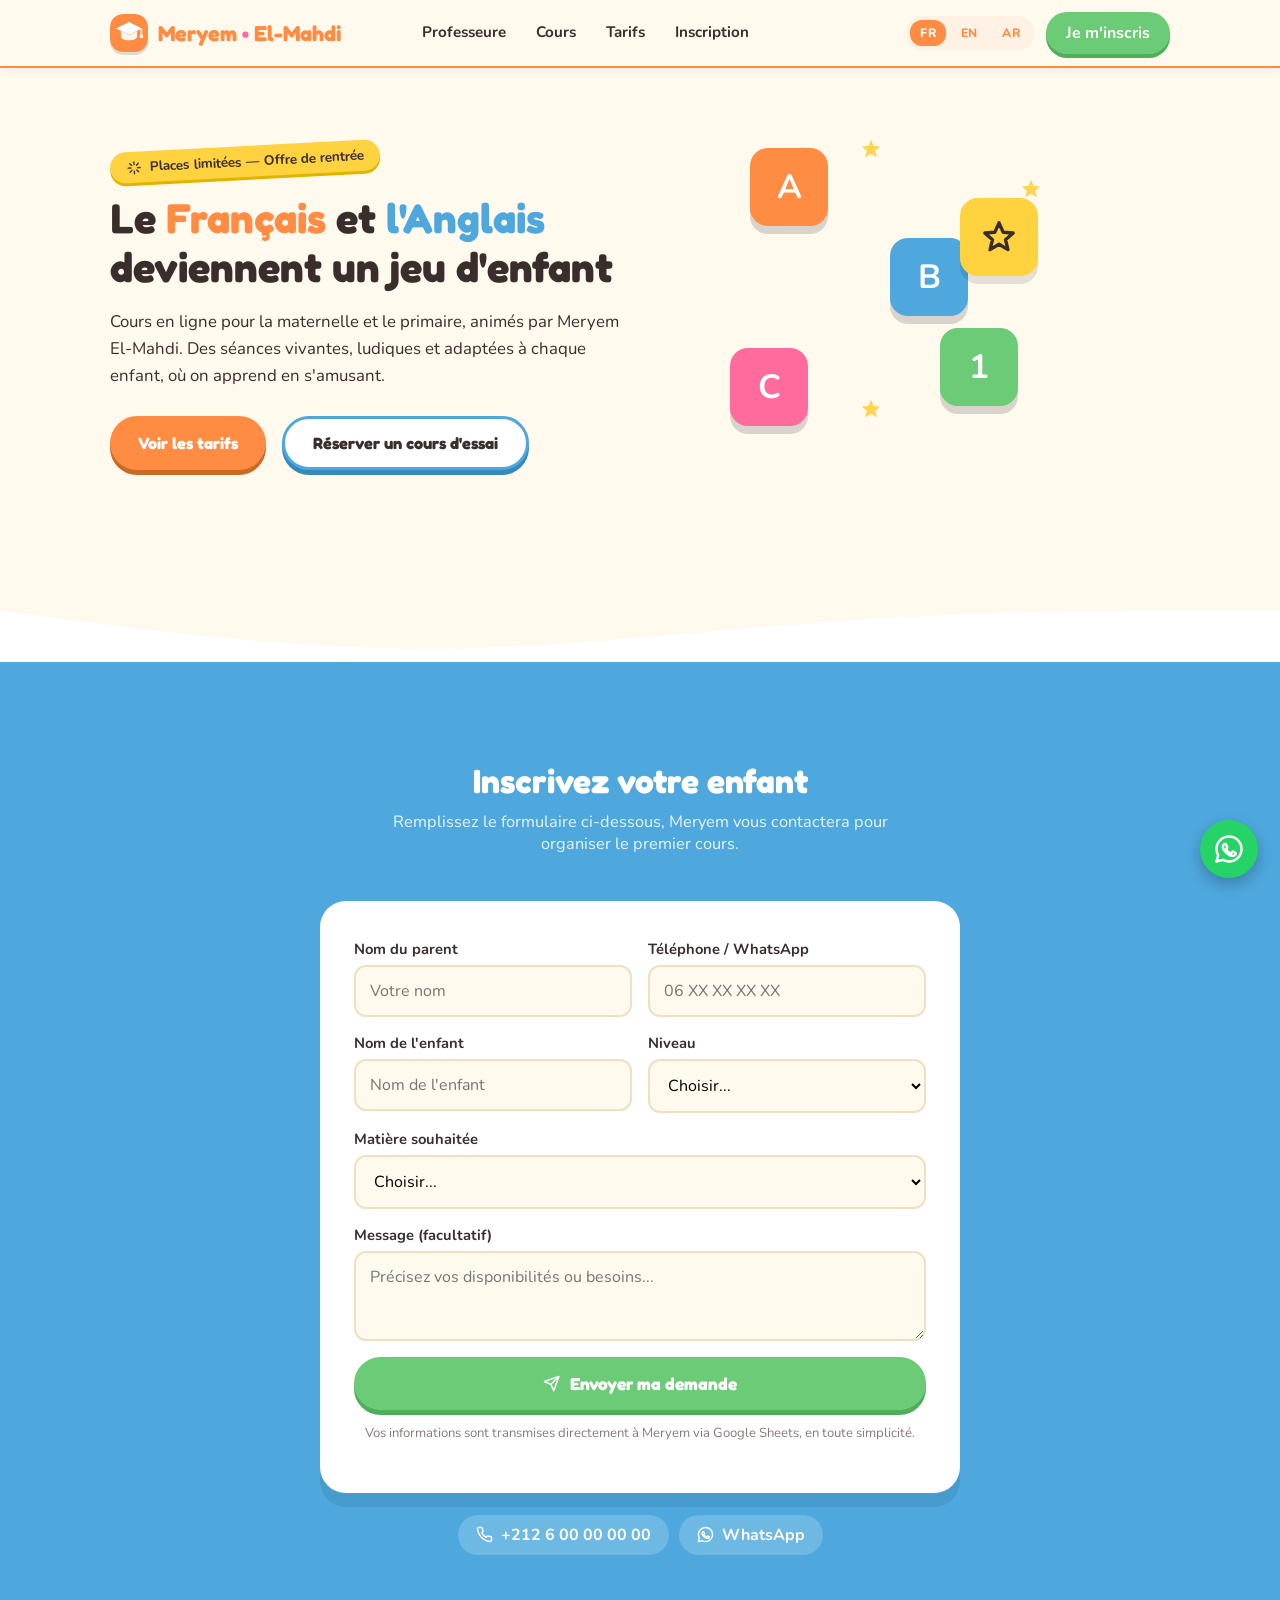
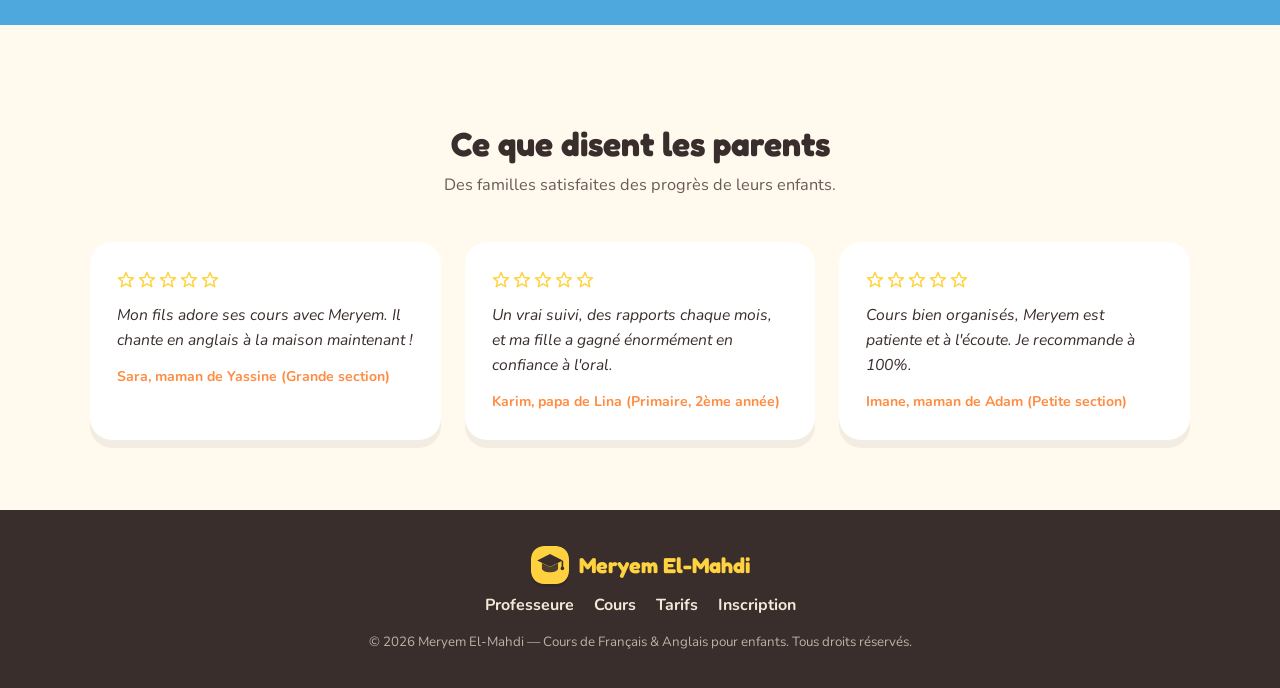
<file: index.html>
<!DOCTYPE html>
<html lang="fr" dir="ltr">
<head>
<meta charset="UTF-8">
<meta name="viewport" content="width=device-width, initial-scale=1.0">

<!-- ===== SEO : titre et description ===== -->
<title>Cours particuliers de Français & Anglais pour enfants en ligne | Meryem El-Mahdi</title>
<meta name="description" content="Cours en ligne de français et d'anglais pour enfants, de la maternelle (petite, moyenne, grande section) au primaire. Cours particuliers avec Meryem El-Mahdi, à partir de 99 DH/mois.">
<meta name="keywords" content="cours de français en ligne, cours d'anglais enfants, soutien scolaire primaire, professeur particulier Maroc, cours maternelle en ligne, Meryem El-Mahdi">
<meta name="robots" content="index, follow">
<meta name="author" content="Meryem El-Mahdi">
<link rel="canonical" href="https://tonusername.github.io/nom-du-repo/">

<!-- ===== Open Graph (partage Facebook / WhatsApp / LinkedIn) ===== -->
<meta property="og:type" content="website">
<meta property="og:title" content="Cours particuliers de Français & Anglais pour enfants en ligne | Meryem El-Mahdi">
<meta property="og:description" content="Cours en ligne de français et d'anglais pour enfants, de la maternelle au primaire. À partir de 99 DH/mois.">
<meta property="og:url" content="https://tonusername.github.io/nom-du-repo/">
<meta property="og:locale" content="fr_FR">

<!-- ===== Twitter Card ===== -->
<meta name="twitter:card" content="summary">
<meta name="twitter:title" content="Cours particuliers de Français & Anglais pour enfants en ligne | Meryem El-Mahdi">
<meta name="twitter:description" content="Cours en ligne de français et d'anglais pour enfants, de la maternelle au primaire. À partir de 99 DH/mois.">

<link rel="preconnect" href="https://fonts.googleapis.com">
<link rel="preconnect" href="https://fonts.gstatic.com" crossorigin>
<link href="https://fonts.googleapis.com/css2?family=Fredoka:wght@500;600;700&family=Nunito:wght@400;600;700;800&family=Tajawal:wght@400;500;700;800&display=swap" rel="stylesheet">
<link rel="stylesheet" href="styles.css">
<link rel="icon" type="image/svg+xml" href="data:image/svg+xml,%3Csvg xmlns='http://www.w3.org/2000/svg' viewBox='0 0 40 40'%3E%3Cdefs%3E%3ClinearGradient id='g' x1='0' y1='0' x2='40' y2='40'%3E%3Cstop offset='0' stop-color='%23FF8C42'/%3E%3Cstop offset='1' stop-color='%23FF6B9D'/%3E%3C/linearGradient%3E%3C/defs%3E%3Crect width='40' height='40' rx='13' fill='url(%23g)'/%3E%3Cpath d='M20 8.5L6.5 15.2 20 21.9l13.5-6.7L20 8.5Z' fill='white'/%3E%3Cpath d='M11.5 18v5.6c0 2.2 3.8 4 8.5 4s8.5-1.8 8.5-4V18l-8.5 4.2-8.5-4.2Z' fill='white' fill-opacity='.92'/%3E%3Crect x='32.2' y='15.4' width='1.7' height='7.6' rx='.85' fill='white'/%3E%3Ccircle cx='33.05' cy='23.6' r='1.9' fill='white'/%3E%3C/svg%3E">

<!-- ===== Données structurées pour Google (fiche enrichie) ===== -->
<script type="application/ld+json">
{
  "@context": "https://schema.org",
  "@type": "Person",
  "name": "Meryem El-Mahdi",
  "jobTitle": "Professeure de Français et Anglais pour enfants",
  "description": "Cours particuliers en ligne de français et d'anglais pour enfants, de la maternelle au primaire.",
  "url": "https://tonusername.github.io/nom-du-repo/",
  "knowsLanguage": ["fr", "en", "ar"],
  "makesOffer": [
    {
      "@type": "Offer",
      "name": "Cours de langues - Petite section",
      "price": "99",
      "priceCurrency": "MAD"
    },
    {
      "@type": "Offer",
      "name": "Cours de langues - Grande section",
      "price": "149",
      "priceCurrency": "MAD"
    },
    {
      "@type": "Offer",
      "name": "Cours de langues - Primaire 1ère à 3ème",
      "price": "199",
      "priceCurrency": "MAD"
    },
    {
      "@type": "Offer",
      "name": "Cours de langues - Primaire 4ème à 6ème",
      "price": "249",
      "priceCurrency": "MAD"
    }
  ]
}
</script>
</head>
<body>

<header>
  <div class="nav">
    <a href="#" class="brand">
      <svg class="logo-badge" viewBox="0 0 40 40" aria-hidden="true">
        <defs>
          <linearGradient id="logoGradHeader" x1="0" y1="0" x2="40" y2="40">
            <stop offset="0" stop-color="#FF8C42"/>
            <stop offset="1" stop-color="#FF6B9D"/>
          </linearGradient>
        </defs>
        <rect width="40" height="40" rx="13" fill="url(#logoGradHeader)"/>
        <path d="M20 8.5L6.5 15.2 20 21.9l13.5-6.7L20 8.5Z" fill="white"/>
        <path d="M11.5 18v5.6c0 2.2 3.8 4 8.5 4s8.5-1.8 8.5-4V18l-8.5 4.2-8.5-4.2Z" fill="white" fill-opacity=".92"/>
        <rect x="32.2" y="15.4" width="1.7" height="7.6" rx=".85" fill="white"/>
        <circle cx="33.05" cy="23.6" r="1.9" fill="white"/>
      </svg>
      <span class="brand-text">Meryem <span class="dot">•</span> El-Mahdi</span>
    </a>

    <nav class="links" id="navLinks">
      <button type="button" class="menu-close" id="menuClose" aria-label="Fermer le menu">
        <svg class="icon" viewBox="0 0 24 24"><path d="M6 6l12 12M18 6L6 18"/></svg>
      </button>
      <a href="about.html" data-i18n="nav.about">Professeure</a>
      <a href="cours.html" data-i18n="nav.courses">Cours</a>
      <a href="tarifs.html" data-i18n="nav.pricing">Tarifs</a>
      <a href="#contact" data-i18n="nav.contact">Inscription</a>
      <a href="#contact" class="nav-cta nav-cta-mobile" data-i18n="nav.cta">Je m'inscris</a>
    </nav>
    <div class="nav-overlay" id="navOverlay"></div>

    <div class="nav-right">
      <div class="lang-switch" role="group" aria-label="Choix de la langue">
        <button type="button" class="lang-btn" data-lang="fr">FR</button>
        <button type="button" class="lang-btn" data-lang="en">EN</button>
        <button type="button" class="lang-btn" data-lang="ar">AR</button>
      </div>
      <a href="#contact" class="nav-cta nav-cta-desktop" data-i18n="nav.cta">Je m'inscris</a>
      <button type="button" class="menu-toggle" id="menuToggle" aria-label="Ouvrir le menu" aria-expanded="false">
        <svg class="icon" viewBox="0 0 24 24"><path d="M3 6h18M3 12h18M3 18h18"/></svg>
      </button>
    </div>
  </div>
</header>

<!-- HERO -->
<section class="hero">
  <div class="hero-text">
    <span class="eyebrow">
      <svg class="icon" viewBox="0 0 24 24"><path d="M12 3v4M12 17v4M3 12h4M17 12h4M5.6 5.6l2.8 2.8M15.6 15.6l2.8 2.8M18.4 5.6l-2.8 2.8M8.4 15.6l-2.8 2.8"/></svg>
      <span data-i18n="eyebrow">Places limitées — Offre de rentrée</span>
    </span>
    <h1 data-i18n-html="hero.title_html">Le <span class="hl1">Français</span> et <span class="hl2">l'Anglais</span> deviennent un jeu d'enfant</h1>
    <p class="lead" data-i18n="hero.lead">Cours en ligne pour la maternelle et le primaire, animés par Meryem El-Mahdi. Des séances vivantes, ludiques et adaptées à chaque enfant, où on apprend en s'amusant.</p>
    <div class="hero-buttons">
      <a href="tarifs.html" class="btn btn-primary" data-i18n="hero.btn_pricing">Voir les tarifs</a>
      <a href="#contact" class="btn btn-secondary" data-i18n="hero.btn_trial">Réserver un cours d'essai</a>
    </div>
  </div>
  <div class="hero-visual">
    <div class="block b1">A</div>
    <div class="block b2">B</div>
    <div class="block b3">C</div>
    <div class="block b4">1</div>
    <div class="block b5"><svg class="icon" viewBox="0 0 24 24" fill="currentColor" stroke="none"><path d="M12 2l2.9 6.6 7.1.6-5.4 4.7 1.7 7-6.3-3.8-6.3 3.8 1.7-7L2 9.2l7.1-.6L12 2z"/></svg></div>
    <span class="star-deco" style="top:0;left:150px;"><svg class="icon" viewBox="0 0 24 24"><path d="M12 2l2.9 6.6 7.1.6-5.4 4.7 1.7 7-6.3-3.8-6.3 3.8 1.7-7L2 9.2l7.1-.6L12 2z"/></svg></span>
    <span class="star-deco" style="top:260px;left:150px;animation-delay:.8s;"><svg class="icon" viewBox="0 0 24 24"><path d="M12 2l2.9 6.6 7.1.6-5.4 4.7 1.7 7-6.3-3.8-6.3 3.8 1.7-7L2 9.2l7.1-.6L12 2z"/></svg></span>
    <span class="star-deco" style="top:40px;left:310px;animation-delay:1.4s;"><svg class="icon" viewBox="0 0 24 24"><path d="M12 2l2.9 6.6 7.1.6-5.4 4.7 1.7 7-6.3-3.8-6.3 3.8 1.7-7L2 9.2l7.1-.6L12 2z"/></svg></span>
  </div>
</section>
<svg class="wave" viewBox="0 0 1440 90" preserveAspectRatio="none"><path fill="#ffffff" d="M0,32L80,42.7C160,53,320,75,480,74.7C640,75,800,53,960,42.7C1120,32,1280,32,1360,32L1440,32L1440,90L0,90Z"></path></svg>

<!-- CONTACT / FORM -->
<section class="contact" id="contact">
  <div class="section-inner">
    <h2 class="section-title" data-i18n="contact.title">Inscrivez votre enfant</h2>
    <p class="section-sub" data-i18n="contact.subtitle">Remplissez le formulaire ci-dessous, Meryem vous contactera pour organiser le premier cours.</p>

    <div class="form-box">
      <form id="inscriptionForm" action="PASTE_YOUR_GOOGLE_FORM_ACTION_URL_HERE" method="POST" target="hiddenIframe">
        <div class="form-row">
          <div class="form-group">
            <label for="parentName" data-i18n="contact.label_parent">Nom du parent</label>
            <input type="text" id="parentName" name="entry.XXXXXXXXX1" required data-i18n-placeholder="contact.placeholder_parent" placeholder="Votre nom">
          </div>
          <div class="form-group">
            <label for="phone" data-i18n="contact.label_phone">Téléphone / WhatsApp</label>
            <input type="tel" id="phone" name="entry.XXXXXXXXX2" required data-i18n-placeholder="contact.placeholder_phone" placeholder="06 XX XX XX XX">
          </div>
        </div>
        <div class="form-row">
          <div class="form-group">
            <label for="childName" data-i18n="contact.label_child">Nom de l'enfant</label>
            <input type="text" id="childName" name="entry.XXXXXXXXX3" required data-i18n-placeholder="contact.placeholder_child" placeholder="Nom de l'enfant">
          </div>
          <div class="form-group">
            <label for="level" data-i18n="contact.label_level">Niveau</label>
            <select id="level" name="entry.XXXXXXXXX4" required>
              <option value="" data-i18n="contact.opt_choose">Choisir...</option>
              <option value="Petite section" data-i18n="contact.opt_petite">Petite section</option>
              <option value="Moyenne section" data-i18n="contact.opt_moyenne">Moyenne section</option>
              <option value="Grande section" data-i18n="contact.opt_grande">Grande section</option>
              <option value="Primaire" data-i18n="contact.opt_primaire">Primaire</option>
            </select>
          </div>
        </div>
        <div class="form-row">
          <div class="form-group full">
            <label for="subject" data-i18n="contact.label_subject">Matière souhaitée</label>
            <select id="subject" name="entry.XXXXXXXXX5" required>
              <option value="" data-i18n="contact.opt_choose">Choisir...</option>
              <option value="Français" data-i18n="contact.opt_fr">Français</option>
              <option value="Anglais" data-i18n="contact.opt_en">Anglais</option>
              <option value="Français + Anglais" data-i18n="contact.opt_both">Français + Anglais</option>
            </select>
          </div>
        </div>
        <div class="form-row">
          <div class="form-group full">
            <label for="message" data-i18n="contact.label_message">Message (facultatif)</label>
            <textarea id="message" name="entry.XXXXXXXXX6" data-i18n-placeholder="contact.placeholder_message" placeholder="Précisez vos disponibilités ou besoins..."></textarea>
          </div>
        </div>
        <button type="submit" class="form-submit">
          <svg class="icon" viewBox="0 0 24 24"><path d="M22 2L11 13"/><path d="M22 2l-7 20-4-9-9-4 20-7z"/></svg>
          <span data-i18n="contact.submit">Envoyer ma demande</span>
        </button>
      </form>
      <iframe name="hiddenIframe" id="hiddenIframe" style="display:none;"></iframe>
      <p class="form-success" id="successMsg">
        <svg class="icon" viewBox="0 0 24 24"><circle cx="12" cy="12" r="9"/><path d="M8 12.5l2.5 2.5L16 9"/></svg>
        <span data-i18n="contact.success">Merci ! Votre demande a bien été envoyée. Meryem vous contactera très vite.</span>
      </p>
      <p class="form-note" data-i18n="contact.note">Vos informations sont transmises directement à Meryem via Google Sheets, en toute simplicité.</p>
    </div>

    <div class="contact-phone">
      <a href="tel:+212600000000">
        <svg class="icon" viewBox="0 0 24 24"><path d="M22 16.92v3a2 2 0 01-2.18 2 19.79 19.79 0 01-8.63-3.07 19.5 19.5 0 01-6-6 19.79 19.79 0 01-3.07-8.67A2 2 0 014.11 2h3a2 2 0 012 1.72c.127.96.361 1.903.7 2.81a2 2 0 01-.45 2.11L8.09 9.91a16 16 0 006 6l1.27-1.27a2 2 0 012.11-.45c.907.339 1.85.573 2.81.7A2 2 0 0122 16.92z"/></svg>
        <span data-i18n="contact.call">+212 6 00 00 00 00</span>
      </a>
      <a href="https://wa.me/212600000000?text=Bonjour%2C+je+souhaite+des+informations+sur+les+cours" target="_blank" rel="noopener">
        <svg class="icon" viewBox="0 0 24 24" fill="currentColor" stroke="none"><path d="M12 2C6.48 2 2 6.48 2 12c0 1.85.5 3.58 1.35 5.06L2 22l5.05-1.32A9.94 9.94 0 0012 22c5.52 0 10-4.48 10-10S17.52 2 12 2zm5.2 14.2c-.22.62-1.28 1.18-1.77 1.24-.45.06-.98.08-1.58-.1-.36-.11-.83-.27-1.43-.53-2.52-1.09-4.16-3.62-4.29-3.79-.13-.17-1.02-1.36-1.02-2.6 0-1.23.65-1.84.88-2.09.22-.24.49-.3.65-.3.16 0 .33 0 .47.01.15.01.36-.06.56.43.22.53.74 1.85.81 1.98.06.13.1.28.02.45-.08.17-.13.28-.25.43-.13.15-.27.34-.38.46-.13.13-.26.27-.11.53.15.26.66 1.09 1.42 1.77.98.87 1.8 1.14 2.06 1.27.26.13.41.11.56-.06.15-.17.64-.75.81-1.01.17-.26.34-.21.56-.13.22.08 1.42.67 1.66.79.24.13.4.19.46.29.06.11.06.62-.16 1.24z"/></svg>
        <span data-i18n="contact.whatsapp">WhatsApp</span>
      </a>
    </div>
  </div>
</section>

<!-- AVIS / TESTIMONIALS -->
<section class="reviews" id="reviews">
  <div class="section-inner">
    <h2 class="section-title" data-i18n="reviews.title">Ce que disent les parents</h2>
    <p class="section-sub" data-i18n="reviews.subtitle">Des familles satisfaites des progrès de leurs enfants.</p>
    <div class="review-cards">
      <div class="review-card">
        <div class="stars">
          <svg class="icon" viewBox="0 0 24 24" fill="currentColor" stroke="none"><path d="M12 2l2.9 6.6 7.1.6-5.4 4.7 1.7 7-6.3-3.8-6.3 3.8 1.7-7L2 9.2l7.1-.6L12 2z"/></svg>
          <svg class="icon" viewBox="0 0 24 24" fill="currentColor" stroke="none"><path d="M12 2l2.9 6.6 7.1.6-5.4 4.7 1.7 7-6.3-3.8-6.3 3.8 1.7-7L2 9.2l7.1-.6L12 2z"/></svg>
          <svg class="icon" viewBox="0 0 24 24" fill="currentColor" stroke="none"><path d="M12 2l2.9 6.6 7.1.6-5.4 4.7 1.7 7-6.3-3.8-6.3 3.8 1.7-7L2 9.2l7.1-.6L12 2z"/></svg>
          <svg class="icon" viewBox="0 0 24 24" fill="currentColor" stroke="none"><path d="M12 2l2.9 6.6 7.1.6-5.4 4.7 1.7 7-6.3-3.8-6.3 3.8 1.7-7L2 9.2l7.1-.6L12 2z"/></svg>
          <svg class="icon" viewBox="0 0 24 24" fill="currentColor" stroke="none"><path d="M12 2l2.9 6.6 7.1.6-5.4 4.7 1.7 7-6.3-3.8-6.3 3.8 1.7-7L2 9.2l7.1-.6L12 2z"/></svg>
        </div>
        <p class="review-text" data-i18n="reviews.r1.text">Mon fils adore ses cours avec Meryem. Il chante en anglais à la maison maintenant !</p>
        <p class="review-author" data-i18n="reviews.r1.author">Sara, maman de Yassine (Grande section)</p>
      </div>
      <div class="review-card">
        <div class="stars">
          <svg class="icon" viewBox="0 0 24 24" fill="currentColor" stroke="none"><path d="M12 2l2.9 6.6 7.1.6-5.4 4.7 1.7 7-6.3-3.8-6.3 3.8 1.7-7L2 9.2l7.1-.6L12 2z"/></svg>
          <svg class="icon" viewBox="0 0 24 24" fill="currentColor" stroke="none"><path d="M12 2l2.9 6.6 7.1.6-5.4 4.7 1.7 7-6.3-3.8-6.3 3.8 1.7-7L2 9.2l7.1-.6L12 2z"/></svg>
          <svg class="icon" viewBox="0 0 24 24" fill="currentColor" stroke="none"><path d="M12 2l2.9 6.6 7.1.6-5.4 4.7 1.7 7-6.3-3.8-6.3 3.8 1.7-7L2 9.2l7.1-.6L12 2z"/></svg>
          <svg class="icon" viewBox="0 0 24 24" fill="currentColor" stroke="none"><path d="M12 2l2.9 6.6 7.1.6-5.4 4.7 1.7 7-6.3-3.8-6.3 3.8 1.7-7L2 9.2l7.1-.6L12 2z"/></svg>
          <svg class="icon" viewBox="0 0 24 24" fill="currentColor" stroke="none"><path d="M12 2l2.9 6.6 7.1.6-5.4 4.7 1.7 7-6.3-3.8-6.3 3.8 1.7-7L2 9.2l7.1-.6L12 2z"/></svg>
        </div>
        <p class="review-text" data-i18n="reviews.r2.text">Un vrai suivi, des rapports chaque mois, et ma fille a gagné énormément en confiance à l'oral.</p>
        <p class="review-author" data-i18n="reviews.r2.author">Karim, papa de Lina (Primaire, 2ème année)</p>
      </div>
      <div class="review-card">
        <div class="stars">
          <svg class="icon" viewBox="0 0 24 24" fill="currentColor" stroke="none"><path d="M12 2l2.9 6.6 7.1.6-5.4 4.7 1.7 7-6.3-3.8-6.3 3.8 1.7-7L2 9.2l7.1-.6L12 2z"/></svg>
          <svg class="icon" viewBox="0 0 24 24" fill="currentColor" stroke="none"><path d="M12 2l2.9 6.6 7.1.6-5.4 4.7 1.7 7-6.3-3.8-6.3 3.8 1.7-7L2 9.2l7.1-.6L12 2z"/></svg>
          <svg class="icon" viewBox="0 0 24 24" fill="currentColor" stroke="none"><path d="M12 2l2.9 6.6 7.1.6-5.4 4.7 1.7 7-6.3-3.8-6.3 3.8 1.7-7L2 9.2l7.1-.6L12 2z"/></svg>
          <svg class="icon" viewBox="0 0 24 24" fill="currentColor" stroke="none"><path d="M12 2l2.9 6.6 7.1.6-5.4 4.7 1.7 7-6.3-3.8-6.3 3.8 1.7-7L2 9.2l7.1-.6L12 2z"/></svg>
          <svg class="icon" viewBox="0 0 24 24" fill="currentColor" stroke="none"><path d="M12 2l2.9 6.6 7.1.6-5.4 4.7 1.7 7-6.3-3.8-6.3 3.8 1.7-7L2 9.2l7.1-.6L12 2z"/></svg>
        </div>
        <p class="review-text" data-i18n="reviews.r3.text">Cours bien organisés, Meryem est patiente et à l'écoute. Je recommande à 100%.</p>
        <p class="review-author" data-i18n="reviews.r3.author">Imane, maman de Adam (Petite section)</p>
      </div>
    </div>
  </div>
</section>

<footer>
  <div class="brand">
    <svg class="logo-badge" viewBox="0 0 40 40" aria-hidden="true">
      <defs>
        <linearGradient id="logoGradFooter" x1="0" y1="0" x2="40" y2="40">
          <stop offset="0" stop-color="#FFD23F"/>
          <stop offset="1" stop-color="#FF8C42"/>
        </linearGradient>
      </defs>
      <rect width="40" height="40" rx="13" fill="url(#logoGradFooter)"/>
      <path d="M20 8.5L6.5 15.2 20 21.9l13.5-6.7L20 8.5Z" fill="#3A2E2C"/>
      <path d="M11.5 18v5.6c0 2.2 3.8 4 8.5 4s8.5-1.8 8.5-4V18l-8.5 4.2-8.5-4.2Z" fill="#3A2E2C" fill-opacity=".9"/>
      <rect x="32.2" y="15.4" width="1.7" height="7.6" rx=".85" fill="#3A2E2C"/>
      <circle cx="33.05" cy="23.6" r="1.9" fill="#3A2E2C"/>
    </svg>
    Meryem El-Mahdi
  </div>
  <div class="foot-links">
    <a href="about.html" data-i18n="nav.about">Professeure</a>
    <a href="cours.html" data-i18n="nav.courses">Cours</a>
    <a href="tarifs.html" data-i18n="nav.pricing">Tarifs</a>
    <a href="#contact" data-i18n="nav.contact">Inscription</a>
  </div>
  <small data-i18n="footer.copyright">© 2026 Meryem El-Mahdi — Cours de Français & Anglais pour enfants. Tous droits réservés.</small>
</footer>

<a href="https://wa.me/212600000000?text=Bonjour%2C+je+souhaite+des+informations+sur+les+cours" class="whatsapp-float" target="_blank" rel="noopener" aria-label="Contacter sur WhatsApp">
  <svg class="icon" viewBox="0 0 24 24" fill="currentColor" stroke="none"><path d="M12 2C6.48 2 2 6.48 2 12c0 1.85.5 3.58 1.35 5.06L2 22l5.05-1.32A9.94 9.94 0 0012 22c5.52 0 10-4.48 10-10S17.52 2 12 2zm5.2 14.2c-.22.62-1.28 1.18-1.77 1.24-.45.06-.98.08-1.58-.1-.36-.11-.83-.27-1.43-.53-2.52-1.09-4.16-3.62-4.29-3.79-.13-.17-1.02-1.36-1.02-2.6 0-1.23.65-1.84.88-2.09.22-.24.49-.3.65-.3.16 0 .33 0 .47.01.15.01.36-.06.56.43.22.53.74 1.85.81 1.98.06.13.1.28.02.45-.08.17-.13.28-.25.43-.13.15-.27.34-.38.46-.13.13-.26.27-.11.53.15.26.66 1.09 1.42 1.77.98.87 1.8 1.14 2.06 1.27.26.13.41.11.56-.06.15-.17.64-.75.81-1.01.17-.26.34-.21.56-.13.22.08 1.42.67 1.66.79.24.13.4.19.46.29.06.11.06.62-.16 1.24z"/></svg>
</a>
<script src="script.js" defer></script>
</body>
</html>
</file>
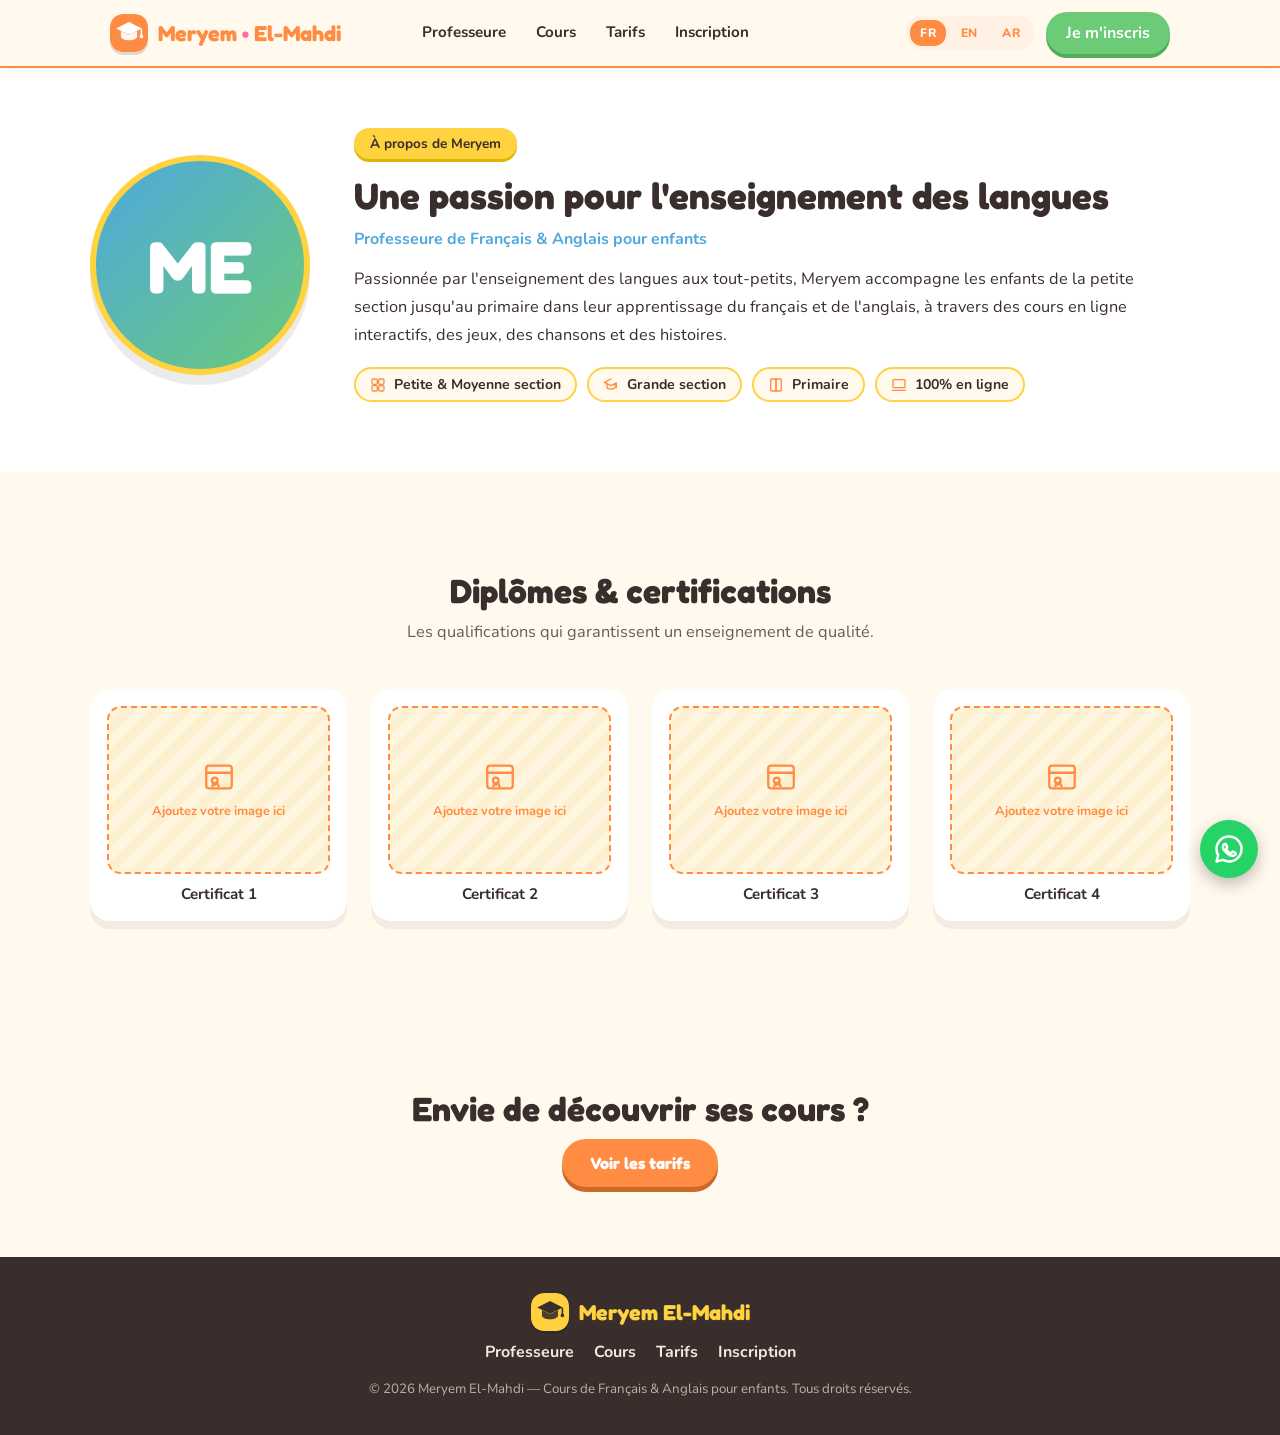
<file: about.html>
<!DOCTYPE html>
<html lang="fr" dir="ltr">
<head>
<meta charset="UTF-8">
<meta name="viewport" content="width=device-width, initial-scale=1.0">
<title>À propos de Meryem El-Mahdi — Professeure de Français & Anglais</title>
<meta name="description" content="Découvrez le parcours, les diplômes et les certifications de Meryem El-Mahdi, professeure de français et d'anglais pour enfants.">
<meta name="robots" content="index, follow">
<link rel="preconnect" href="https://fonts.googleapis.com">
<link rel="preconnect" href="https://fonts.gstatic.com" crossorigin>
<link href="https://fonts.googleapis.com/css2?family=Fredoka:wght@500;600;700&family=Nunito:wght@400;600;700;800&family=Tajawal:wght@400;500;700;800&display=swap" rel="stylesheet">
<link rel="stylesheet" href="styles.css">
<link rel="icon" type="image/svg+xml" href="data:image/svg+xml,%3Csvg xmlns='http://www.w3.org/2000/svg' viewBox='0 0 40 40'%3E%3Cdefs%3E%3ClinearGradient id='g' x1='0' y1='0' x2='40' y2='40'%3E%3Cstop offset='0' stop-color='%23FF8C42'/%3E%3Cstop offset='1' stop-color='%23FF6B9D'/%3E%3C/linearGradient%3E%3C/defs%3E%3Crect width='40' height='40' rx='13' fill='url(%23g)'/%3E%3Cpath d='M20 8.5L6.5 15.2 20 21.9l13.5-6.7L20 8.5Z' fill='white'/%3E%3Cpath d='M11.5 18v5.6c0 2.2 3.8 4 8.5 4s8.5-1.8 8.5-4V18l-8.5 4.2-8.5-4.2Z' fill='white' fill-opacity='.92'/%3E%3Crect x='32.2' y='15.4' width='1.7' height='7.6' rx='.85' fill='white'/%3E%3Ccircle cx='33.05' cy='23.6' r='1.9' fill='white'/%3E%3C/svg%3E">
</head>
<body>

<header>
  <div class="nav">
    <a href="index.html" class="brand">
      <svg class="logo-badge" viewBox="0 0 40 40" aria-hidden="true">
        <defs>
          <linearGradient id="logoGradHeader" x1="0" y1="0" x2="40" y2="40">
            <stop offset="0" stop-color="#FF8C42"/>
            <stop offset="1" stop-color="#FF6B9D"/>
          </linearGradient>
        </defs>
        <rect width="40" height="40" rx="13" fill="url(#logoGradHeader)"/>
        <path d="M20 8.5L6.5 15.2 20 21.9l13.5-6.7L20 8.5Z" fill="white"/>
        <path d="M11.5 18v5.6c0 2.2 3.8 4 8.5 4s8.5-1.8 8.5-4V18l-8.5 4.2-8.5-4.2Z" fill="white" fill-opacity=".92"/>
        <rect x="32.2" y="15.4" width="1.7" height="7.6" rx=".85" fill="white"/>
        <circle cx="33.05" cy="23.6" r="1.9" fill="white"/>
      </svg>
      <span class="brand-text">Meryem <span class="dot">•</span> El-Mahdi</span>
    </a>

    <nav class="links" id="navLinks">
      <button type="button" class="menu-close" id="menuClose" aria-label="Fermer le menu">
        <svg class="icon" viewBox="0 0 24 24"><path d="M6 6l12 12M18 6L6 18"/></svg>
      </button>
      <a href="about.html" data-i18n="nav.about">Professeure</a>
      <a href="cours.html" data-i18n="nav.courses">Cours</a>
      <a href="tarifs.html" data-i18n="nav.pricing">Tarifs</a>
      <a href="index.html#contact" data-i18n="nav.contact">Inscription</a>
      <a href="index.html#contact" class="nav-cta nav-cta-mobile" data-i18n="nav.cta">Je m'inscris</a>
    </nav>
    <div class="nav-overlay" id="navOverlay"></div>

    <div class="nav-right">
      <div class="lang-switch" role="group" aria-label="Choix de la langue">
        <button type="button" class="lang-btn" data-lang="fr">FR</button>
        <button type="button" class="lang-btn" data-lang="en">EN</button>
        <button type="button" class="lang-btn" data-lang="ar">AR</button>
      </div>
      <a href="index.html#contact" class="nav-cta nav-cta-desktop" data-i18n="nav.cta">Je m'inscris</a>
      <button type="button" class="menu-toggle" id="menuToggle" aria-label="Ouvrir le menu" aria-expanded="false">
        <svg class="icon" viewBox="0 0 24 24"><path d="M3 6h18M3 12h18M3 18h18"/></svg>
      </button>
    </div>
  </div>
</header>

<!-- ABOUT HERO -->
<section class="about-page-hero">
  <div class="section-inner about-wrap">
    <div class="avatar avatar-lg">ME</div>
    <div class="about-content">
      <span class="eyebrow" data-i18n="about.page_title">À propos de Meryem</span>
      <h1 data-i18n="about.intro_title">Une passion pour l'enseignement des langues</h1>
      <span class="about-tag" data-i18n="about.role">Professeure de Français & Anglais pour enfants</span>
      <p data-i18n="about.bio">Passionnée par l'enseignement des langues aux tout-petits, Meryem accompagne les enfants de la petite section jusqu'au primaire dans leur apprentissage du français et de l'anglais, à travers des cours en ligne interactifs, des jeux, des chansons et des histoires.</p>
      <div class="tags">
        <span class="tag">
          <svg class="icon" viewBox="0 0 24 24"><rect x="3" y="3" width="8" height="8" rx="2"/><rect x="13" y="3" width="8" height="8" rx="2"/><rect x="3" y="13" width="8" height="8" rx="2"/><rect x="13" y="13" width="8" height="8" rx="2"/></svg>
          <span data-i18n="about.tag1">Petite & Moyenne section</span>
        </span>
        <span class="tag">
          <svg class="icon" viewBox="0 0 24 24"><path d="M12 3L2 8l10 5 8-4.2V16"/><path d="M6 10.5V15c0 1.7 2.7 3 6 3s6-1.3 6-3v-4.5"/></svg>
          <span data-i18n="about.tag2">Grande section</span>
        </span>
        <span class="tag">
          <svg class="icon" viewBox="0 0 24 24"><path d="M4 4.5C4 3.7 4.7 3 5.5 3H12v18H5.5C4.7 21 4 20.3 4 19.5V4.5Z"/><path d="M20 4.5C20 3.7 19.3 3 18.5 3H12v18h6.5c.8 0 1.5-.7 1.5-1.5V4.5Z"/></svg>
          <span data-i18n="about.tag3">Primaire</span>
        </span>
        <span class="tag">
          <svg class="icon" viewBox="0 0 24 24"><rect x="3" y="4" width="18" height="12" rx="1.5"/><path d="M2 20h20"/></svg>
          <span data-i18n="about.tag4">100% en ligne</span>
        </span>
      </div>
    </div>
  </div>
</section>

<!-- CERTIFICATES GALLERY -->
<section class="certs">
  <div class="section-inner">
    <h2 class="section-title" data-i18n="about.certs_title">Diplômes & certifications</h2>
    <p class="section-sub" data-i18n="about.certs_subtitle">Les qualifications qui garantissent un enseignement de qualité.</p>

    <div class="cert-grid">
      <!-- CERTIFICAT 1 : remplace ce bloc par <img src="images/certificates/cert1.jpg" alt="..."> -->
      <figure class="cert-card">
        <div class="cert-image-placeholder">
          <svg class="icon" viewBox="0 0 24 24"><rect x="3" y="4" width="18" height="16" rx="2"/><path d="M3 9h18"/><circle cx="9" cy="14.5" r="2"/><path d="M7.3 18.5l1-2.3 1 1.3 1-1.9 1.4 2.9"/></svg>
          <span data-i18n="about.cert_placeholder">Ajoutez votre image ici</span>
        </div>
        <figcaption data-i18n="about.cert1_name">Certificat 1</figcaption>
      </figure>

      <figure class="cert-card">
        <div class="cert-image-placeholder">
          <svg class="icon" viewBox="0 0 24 24"><rect x="3" y="4" width="18" height="16" rx="2"/><path d="M3 9h18"/><circle cx="9" cy="14.5" r="2"/><path d="M7.3 18.5l1-2.3 1 1.3 1-1.9 1.4 2.9"/></svg>
          <span data-i18n="about.cert_placeholder">Ajoutez votre image ici</span>
        </div>
        <figcaption data-i18n="about.cert2_name">Certificat 2</figcaption>
      </figure>

      <figure class="cert-card">
        <div class="cert-image-placeholder">
          <svg class="icon" viewBox="0 0 24 24"><rect x="3" y="4" width="18" height="16" rx="2"/><path d="M3 9h18"/><circle cx="9" cy="14.5" r="2"/><path d="M7.3 18.5l1-2.3 1 1.3 1-1.9 1.4 2.9"/></svg>
          <span data-i18n="about.cert_placeholder">Ajoutez votre image ici</span>
        </div>
        <figcaption data-i18n="about.cert3_name">Certificat 3</figcaption>
      </figure>

      <figure class="cert-card">
        <div class="cert-image-placeholder">
          <svg class="icon" viewBox="0 0 24 24"><rect x="3" y="4" width="18" height="16" rx="2"/><path d="M3 9h18"/><circle cx="9" cy="14.5" r="2"/><path d="M7.3 18.5l1-2.3 1 1.3 1-1.9 1.4 2.9"/></svg>
          <span data-i18n="about.cert_placeholder">Ajoutez votre image ici</span>
        </div>
        <figcaption data-i18n="about.cert4_name">Certificat 4</figcaption>
      </figure>
    </div>
  </div>
</section>

<!-- CTA -->
<section class="level-cta">
  <div class="section-inner">
    <h2 class="section-title" data-i18n="about.cta_title">Envie de découvrir ses cours ?</h2>
    <div class="level-cta-btn-wrap">
      <a href="tarifs.html" class="btn btn-primary" data-i18n="about.cta_button">Voir les tarifs</a>
    </div>
  </div>
</section>

<footer>
  <div class="brand">
    <svg class="logo-badge" viewBox="0 0 40 40" aria-hidden="true">
      <defs>
        <linearGradient id="logoGradFooter" x1="0" y1="0" x2="40" y2="40">
          <stop offset="0" stop-color="#FFD23F"/>
          <stop offset="1" stop-color="#FF8C42"/>
        </linearGradient>
      </defs>
      <rect width="40" height="40" rx="13" fill="url(#logoGradFooter)"/>
      <path d="M20 8.5L6.5 15.2 20 21.9l13.5-6.7L20 8.5Z" fill="#3A2E2C"/>
      <path d="M11.5 18v5.6c0 2.2 3.8 4 8.5 4s8.5-1.8 8.5-4V18l-8.5 4.2-8.5-4.2Z" fill="#3A2E2C" fill-opacity=".9"/>
      <rect x="32.2" y="15.4" width="1.7" height="7.6" rx=".85" fill="#3A2E2C"/>
      <circle cx="33.05" cy="23.6" r="1.9" fill="#3A2E2C"/>
    </svg>
    Meryem El-Mahdi
  </div>
  <div class="foot-links">
    <a href="about.html" data-i18n="nav.about">Professeure</a>
    <a href="cours.html" data-i18n="nav.courses">Cours</a>
    <a href="tarifs.html" data-i18n="nav.pricing">Tarifs</a>
    <a href="index.html#contact" data-i18n="nav.contact">Inscription</a>
  </div>
  <small data-i18n="footer.copyright">© 2026 Meryem El-Mahdi — Cours de Français & Anglais pour enfants. Tous droits réservés.</small>
</footer>

<a href="https://wa.me/212600000000?text=Bonjour%2C+je+souhaite+des+informations+sur+les+cours" class="whatsapp-float" target="_blank" rel="noopener" aria-label="Contacter sur WhatsApp">
  <svg class="icon" viewBox="0 0 24 24" fill="currentColor" stroke="none"><path d="M12 2C6.48 2 2 6.48 2 12c0 1.85.5 3.58 1.35 5.06L2 22l5.05-1.32A9.94 9.94 0 0012 22c5.52 0 10-4.48 10-10S17.52 2 12 2zm5.2 14.2c-.22.62-1.28 1.18-1.77 1.24-.45.06-.98.08-1.58-.1-.36-.11-.83-.27-1.43-.53-2.52-1.09-4.16-3.62-4.29-3.79-.13-.17-1.02-1.36-1.02-2.6 0-1.23.65-1.84.88-2.09.22-.24.49-.3.65-.3.16 0 .33 0 .47.01.15.01.36-.06.56.43.22.53.74 1.85.81 1.98.06.13.1.28.02.45-.08.17-.13.28-.25.43-.13.15-.27.34-.38.46-.13.13-.26.27-.11.53.15.26.66 1.09 1.42 1.77.98.87 1.8 1.14 2.06 1.27.26.13.41.11.56-.06.15-.17.64-.75.81-1.01.17-.26.34-.21.56-.13.22.08 1.42.67 1.66.79.24.13.4.19.46.29.06.11.06.62-.16 1.24z"/></svg>
</a>
<script src="script.js" defer></script>
</body>
</html>
</file>
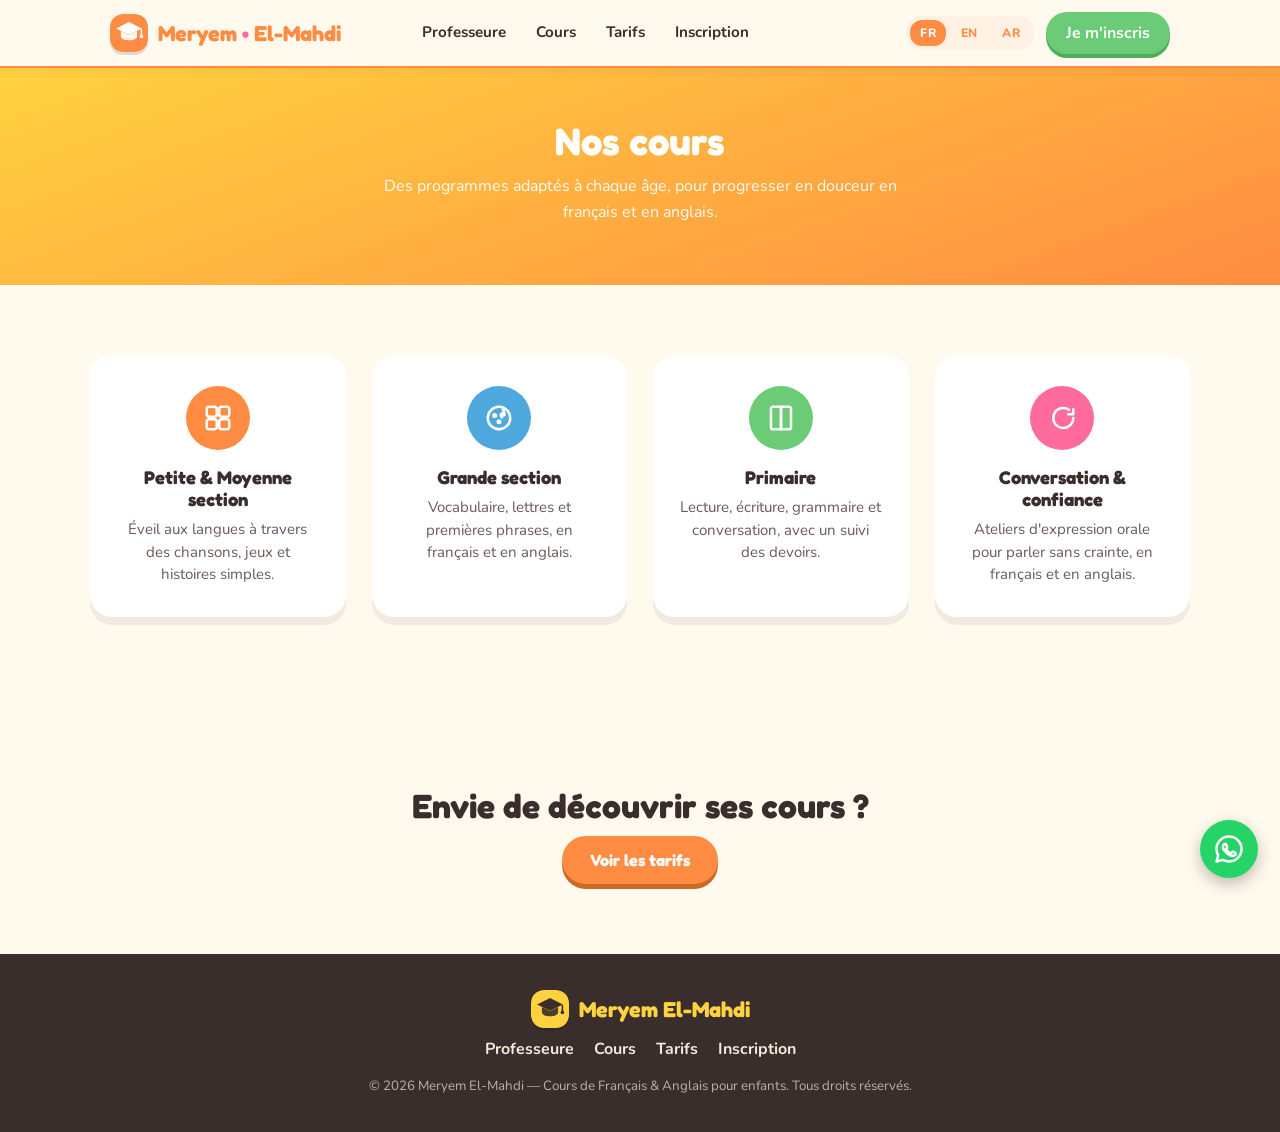
<file: cours.html>
<!DOCTYPE html>
<html lang="fr" dir="ltr">
<head>
<meta charset="UTF-8">
<meta name="viewport" content="width=device-width, initial-scale=1.0">
<title>Nos cours de Français & Anglais pour enfants | Meryem El-Mahdi</title>
<meta name="description" content="Découvrez les programmes de cours de français et d'anglais pour enfants, de la maternelle au primaire, proposés par Meryem El-Mahdi.">
<meta name="robots" content="index, follow">
<link rel="preconnect" href="https://fonts.googleapis.com">
<link rel="preconnect" href="https://fonts.gstatic.com" crossorigin>
<link href="https://fonts.googleapis.com/css2?family=Fredoka:wght@500;600;700&family=Nunito:wght@400;600;700;800&family=Tajawal:wght@400;500;700;800&display=swap" rel="stylesheet">
<link rel="stylesheet" href="styles.css">
<link rel="icon" type="image/svg+xml" href="data:image/svg+xml,%3Csvg xmlns='http://www.w3.org/2000/svg' viewBox='0 0 40 40'%3E%3Cdefs%3E%3ClinearGradient id='g' x1='0' y1='0' x2='40' y2='40'%3E%3Cstop offset='0' stop-color='%23FF8C42'/%3E%3Cstop offset='1' stop-color='%23FF6B9D'/%3E%3C/linearGradient%3E%3C/defs%3E%3Crect width='40' height='40' rx='13' fill='url(%23g)'/%3E%3Cpath d='M20 8.5L6.5 15.2 20 21.9l13.5-6.7L20 8.5Z' fill='white'/%3E%3Cpath d='M11.5 18v5.6c0 2.2 3.8 4 8.5 4s8.5-1.8 8.5-4V18l-8.5 4.2-8.5-4.2Z' fill='white' fill-opacity='.92'/%3E%3Crect x='32.2' y='15.4' width='1.7' height='7.6' rx='.85' fill='white'/%3E%3Ccircle cx='33.05' cy='23.6' r='1.9' fill='white'/%3E%3C/svg%3E">
</head>
<body>

<header>
  <div class="nav">
    <a href="index.html" class="brand">
      <svg class="logo-badge" viewBox="0 0 40 40" aria-hidden="true">
        <defs>
          <linearGradient id="logoGradHeader" x1="0" y1="0" x2="40" y2="40">
            <stop offset="0" stop-color="#FF8C42"/>
            <stop offset="1" stop-color="#FF6B9D"/>
          </linearGradient>
        </defs>
        <rect width="40" height="40" rx="13" fill="url(#logoGradHeader)"/>
        <path d="M20 8.5L6.5 15.2 20 21.9l13.5-6.7L20 8.5Z" fill="white"/>
        <path d="M11.5 18v5.6c0 2.2 3.8 4 8.5 4s8.5-1.8 8.5-4V18l-8.5 4.2-8.5-4.2Z" fill="white" fill-opacity=".92"/>
        <rect x="32.2" y="15.4" width="1.7" height="7.6" rx=".85" fill="white"/>
        <circle cx="33.05" cy="23.6" r="1.9" fill="white"/>
      </svg>
      <span class="brand-text">Meryem <span class="dot">•</span> El-Mahdi</span>
    </a>

    <nav class="links" id="navLinks">
      <button type="button" class="menu-close" id="menuClose" aria-label="Fermer le menu">
        <svg class="icon" viewBox="0 0 24 24"><path d="M6 6l12 12M18 6L6 18"/></svg>
      </button>
      <a href="about.html" data-i18n="nav.about">Professeure</a>
      <a href="cours.html" data-i18n="nav.courses">Cours</a>
      <a href="tarifs.html" data-i18n="nav.pricing">Tarifs</a>
      <a href="index.html#contact" data-i18n="nav.contact">Inscription</a>
      <a href="index.html#contact" class="nav-cta nav-cta-mobile" data-i18n="nav.cta">Je m'inscris</a>
    </nav>
    <div class="nav-overlay" id="navOverlay"></div>

    <div class="nav-right">
      <div class="lang-switch" role="group" aria-label="Choix de la langue">
        <button type="button" class="lang-btn" data-lang="fr">FR</button>
        <button type="button" class="lang-btn" data-lang="en">EN</button>
        <button type="button" class="lang-btn" data-lang="ar">AR</button>
      </div>
      <a href="index.html#contact" class="nav-cta nav-cta-desktop" data-i18n="nav.cta">Je m'inscris</a>
      <button type="button" class="menu-toggle" id="menuToggle" aria-label="Ouvrir le menu" aria-expanded="false">
        <svg class="icon" viewBox="0 0 24 24"><path d="M3 6h18M3 12h18M3 18h18"/></svg>
      </button>
    </div>
  </div>
</header>

<!-- PAGE HERO -->
<section class="page-hero">
  <div class="section-inner">
    <h1 data-i18n="courses.title">Nos cours</h1>
    <p data-i18n="courses.subtitle">Des programmes adaptés à chaque âge, pour progresser en douceur en français et en anglais.</p>
  </div>
</section>

<!-- COURSES -->
<section class="courses">
  <div class="section-inner">
    <div class="cards">
      <div class="card">
        <div class="icon-circle">
          <svg class="icon" viewBox="0 0 24 24"><rect x="3" y="3" width="8" height="8" rx="2"/><rect x="13" y="3" width="8" height="8" rx="2"/><rect x="3" y="13" width="8" height="8" rx="2"/><rect x="13" y="13" width="8" height="8" rx="2"/></svg>
        </div>
        <h4 data-i18n="courses.card1.title">Petite & Moyenne section</h4>
        <p data-i18n="courses.card1.desc">Éveil aux langues à travers des chansons, jeux et histoires simples.</p>
      </div>
      <div class="card">
        <div class="icon-circle">
          <svg class="icon" viewBox="0 0 24 24"><circle cx="12" cy="12" r="9"/><circle cx="8.5" cy="10" r="1"/><circle cx="15.5" cy="9" r="1"/><circle cx="12" cy="15" r="1"/><path d="M15 5.5c1.5 1 1 3-.5 3s-1.5 2 0 3"/></svg>
        </div>
        <h4 data-i18n="courses.card2.title">Grande section</h4>
        <p data-i18n="courses.card2.desc">Vocabulaire, lettres et premières phrases, en français et en anglais.</p>
      </div>
      <div class="card">
        <div class="icon-circle">
          <svg class="icon" viewBox="0 0 24 24"><path d="M4 4.5C4 3.7 4.7 3 5.5 3H12v18H5.5C4.7 21 4 20.3 4 19.5V4.5Z"/><path d="M20 4.5C20 3.7 19.3 3 18.5 3H12v18h6.5c.8 0 1.5-.7 1.5-1.5V4.5Z"/></svg>
        </div>
        <h4 data-i18n="courses.card3.title">Primaire</h4>
        <p data-i18n="courses.card3.desc">Lecture, écriture, grammaire et conversation, avec un suivi des devoirs.</p>
      </div>
      <div class="card">
        <div class="icon-circle">
          <svg class="icon" viewBox="0 0 24 24"><path d="M21 12a8 8 0 1 1-3.3-6.5"/><path d="M21 5v4h-4"/></svg>
        </div>
        <h4 data-i18n="courses.card4.title">Conversation & confiance</h4>
        <p data-i18n="courses.card4.desc">Ateliers d'expression orale pour parler sans crainte, en français et en anglais.</p>
      </div>
    </div>
  </div>
</section>

<!-- CTA -->
<section class="level-cta">
  <div class="section-inner">
    <h2 class="section-title" data-i18n="about.cta_title">Envie de découvrir ses cours ?</h2>
    <div class="level-cta-btn-wrap">
      <a href="tarifs.html" class="btn btn-primary" data-i18n="about.cta_button">Voir les tarifs</a>
    </div>
  </div>
</section>

<footer>
  <div class="brand">
    <svg class="logo-badge" viewBox="0 0 40 40" aria-hidden="true">
      <defs>
        <linearGradient id="logoGradFooter" x1="0" y1="0" x2="40" y2="40">
          <stop offset="0" stop-color="#FFD23F"/>
          <stop offset="1" stop-color="#FF8C42"/>
        </linearGradient>
      </defs>
      <rect width="40" height="40" rx="13" fill="url(#logoGradFooter)"/>
      <path d="M20 8.5L6.5 15.2 20 21.9l13.5-6.7L20 8.5Z" fill="#3A2E2C"/>
      <path d="M11.5 18v5.6c0 2.2 3.8 4 8.5 4s8.5-1.8 8.5-4V18l-8.5 4.2-8.5-4.2Z" fill="#3A2E2C" fill-opacity=".9"/>
      <rect x="32.2" y="15.4" width="1.7" height="7.6" rx=".85" fill="#3A2E2C"/>
      <circle cx="33.05" cy="23.6" r="1.9" fill="#3A2E2C"/>
    </svg>
    Meryem El-Mahdi
  </div>
  <div class="foot-links">
    <a href="about.html" data-i18n="nav.about">Professeure</a>
    <a href="cours.html" data-i18n="nav.courses">Cours</a>
    <a href="tarifs.html" data-i18n="nav.pricing">Tarifs</a>
    <a href="index.html#contact" data-i18n="nav.contact">Inscription</a>
  </div>
  <small data-i18n="footer.copyright">© 2026 Meryem El-Mahdi — Cours de Français & Anglais pour enfants. Tous droits réservés.</small>
</footer>

<a href="https://wa.me/212600000000?text=Bonjour%2C+je+souhaite+des+informations+sur+les+cours" class="whatsapp-float" target="_blank" rel="noopener" aria-label="Contacter sur WhatsApp">
  <svg class="icon" viewBox="0 0 24 24" fill="currentColor" stroke="none"><path d="M12 2C6.48 2 2 6.48 2 12c0 1.85.5 3.58 1.35 5.06L2 22l5.05-1.32A9.94 9.94 0 0012 22c5.52 0 10-4.48 10-10S17.52 2 12 2zm5.2 14.2c-.22.62-1.28 1.18-1.77 1.24-.45.06-.98.08-1.58-.1-.36-.11-.83-.27-1.43-.53-2.52-1.09-4.16-3.62-4.29-3.79-.13-.17-1.02-1.36-1.02-2.6 0-1.23.65-1.84.88-2.09.22-.24.49-.3.65-.3.16 0 .33 0 .47.01.15.01.36-.06.56.43.22.53.74 1.85.81 1.98.06.13.1.28.02.45-.08.17-.13.28-.25.43-.13.15-.27.34-.38.46-.13.13-.26.27-.11.53.15.26.66 1.09 1.42 1.77.98.87 1.8 1.14 2.06 1.27.26.13.41.11.56-.06.15-.17.64-.75.81-1.01.17-.26.34-.21.56-.13.22.08 1.42.67 1.66.79.24.13.4.19.46.29.06.11.06.62-.16 1.24z"/></svg>
</a>
<script src="script.js" defer></script>
</body>
</html>
</file>
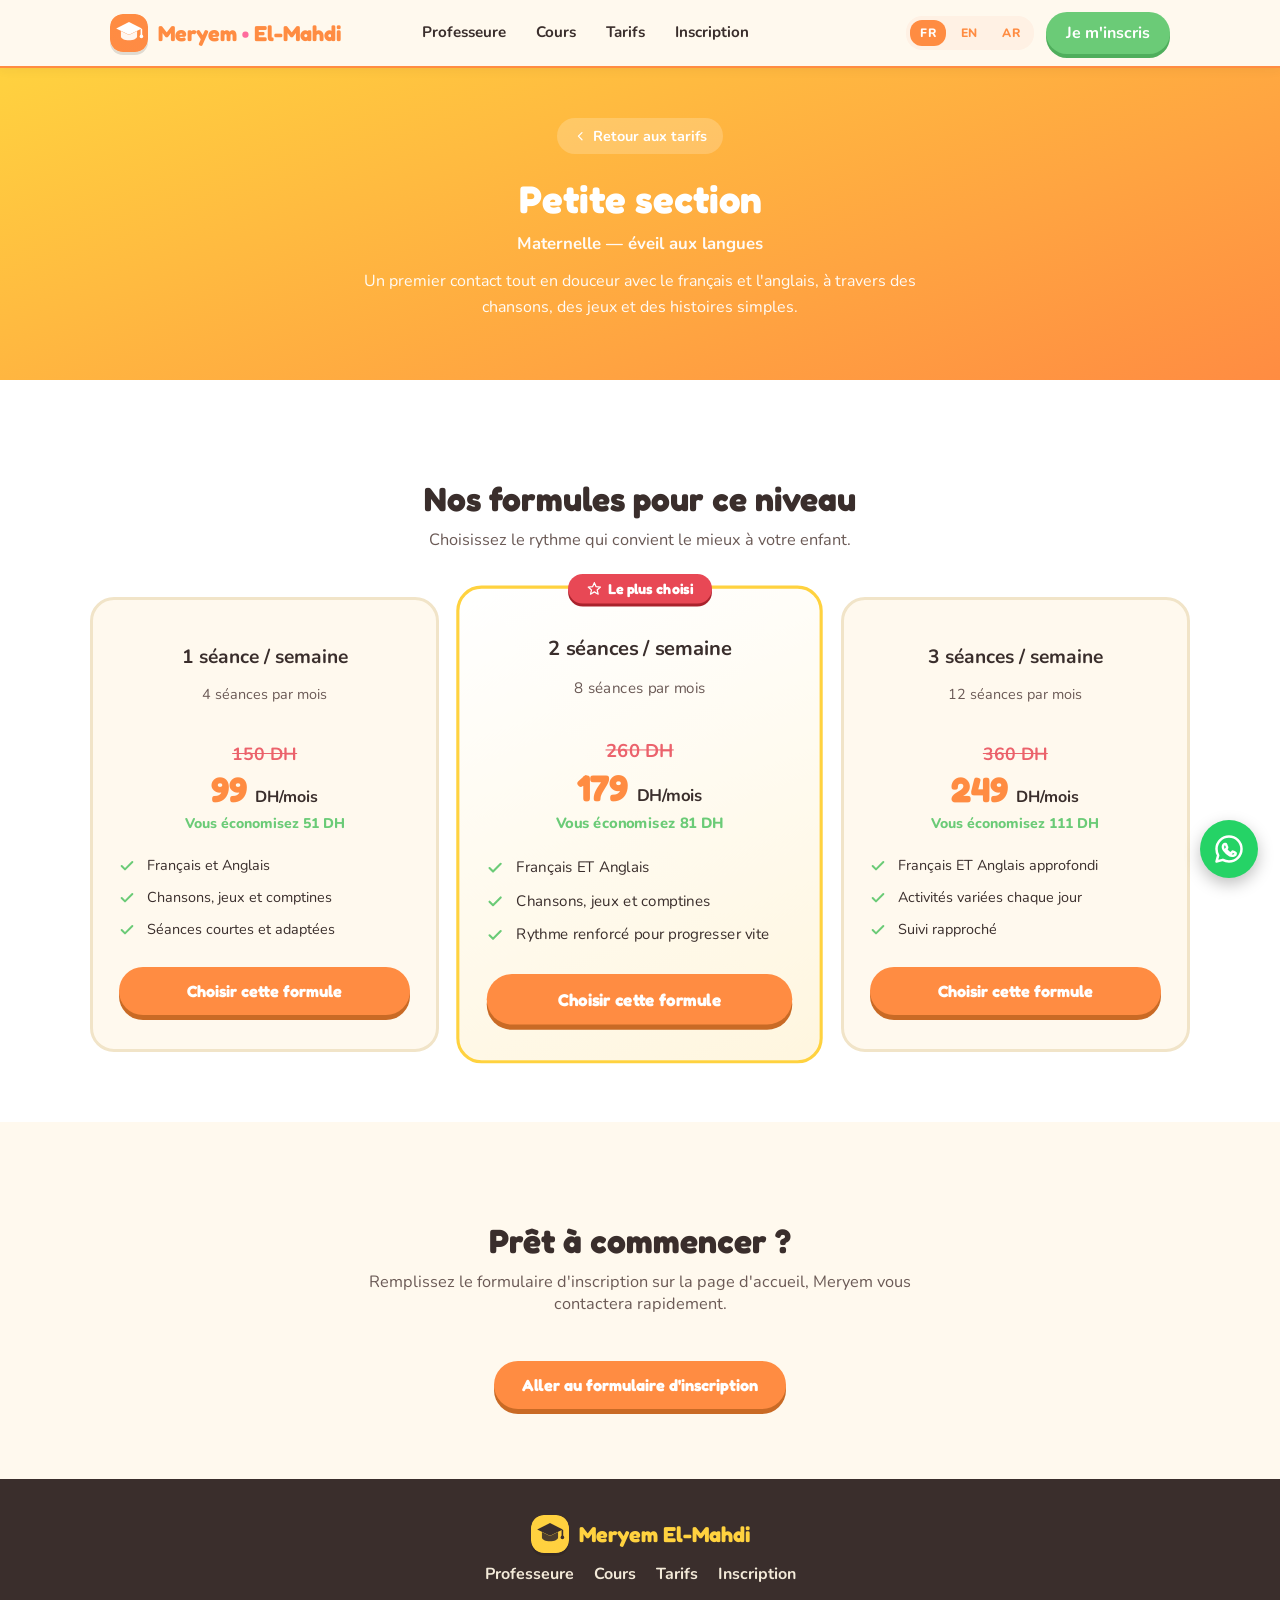
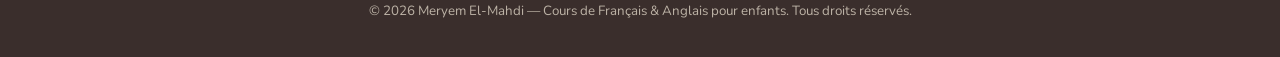
<file: niveau.html>
<!DOCTYPE html>
<html lang="fr" dir="ltr">
<head>
<meta charset="UTF-8">
<meta name="viewport" content="width=device-width, initial-scale=1.0">
<title>Formules — Meryem El-Mahdi</title>
<meta name="description" content="Découvrez les formules et tarifs de cours de français et d'anglais adaptés au niveau de votre enfant.">
<meta name="robots" content="index, follow">
<link rel="preconnect" href="https://fonts.googleapis.com">
<link rel="preconnect" href="https://fonts.gstatic.com" crossorigin>
<link href="https://fonts.googleapis.com/css2?family=Fredoka:wght@500;600;700&family=Nunito:wght@400;600;700;800&family=Tajawal:wght@400;500;700;800&display=swap" rel="stylesheet">
<link rel="stylesheet" href="styles.css">
<link rel="icon" type="image/svg+xml" href="data:image/svg+xml,%3Csvg xmlns='http://www.w3.org/2000/svg' viewBox='0 0 40 40'%3E%3Cdefs%3E%3ClinearGradient id='g' x1='0' y1='0' x2='40' y2='40'%3E%3Cstop offset='0' stop-color='%23FF8C42'/%3E%3Cstop offset='1' stop-color='%23FF6B9D'/%3E%3C/linearGradient%3E%3C/defs%3E%3Crect width='40' height='40' rx='13' fill='url(%23g)'/%3E%3Cpath d='M20 8.5L6.5 15.2 20 21.9l13.5-6.7L20 8.5Z' fill='white'/%3E%3Cpath d='M11.5 18v5.6c0 2.2 3.8 4 8.5 4s8.5-1.8 8.5-4V18l-8.5 4.2-8.5-4.2Z' fill='white' fill-opacity='.92'/%3E%3Crect x='32.2' y='15.4' width='1.7' height='7.6' rx='.85' fill='white'/%3E%3Ccircle cx='33.05' cy='23.6' r='1.9' fill='white'/%3E%3C/svg%3E">
</head>
<body>

<header>
  <div class="nav">
    <a href="index.html" class="brand">
      <svg class="logo-badge" viewBox="0 0 40 40" aria-hidden="true">
        <defs>
          <linearGradient id="logoGradHeader" x1="0" y1="0" x2="40" y2="40">
            <stop offset="0" stop-color="#FF8C42"/>
            <stop offset="1" stop-color="#FF6B9D"/>
          </linearGradient>
        </defs>
        <rect width="40" height="40" rx="13" fill="url(#logoGradHeader)"/>
        <path d="M20 8.5L6.5 15.2 20 21.9l13.5-6.7L20 8.5Z" fill="white"/>
        <path d="M11.5 18v5.6c0 2.2 3.8 4 8.5 4s8.5-1.8 8.5-4V18l-8.5 4.2-8.5-4.2Z" fill="white" fill-opacity=".92"/>
        <rect x="32.2" y="15.4" width="1.7" height="7.6" rx=".85" fill="white"/>
        <circle cx="33.05" cy="23.6" r="1.9" fill="white"/>
      </svg>
      <span class="brand-text">Meryem <span class="dot">•</span> El-Mahdi</span>
    </a>

    <nav class="links" id="navLinks">
      <button type="button" class="menu-close" id="menuClose" aria-label="Fermer le menu">
        <svg class="icon" viewBox="0 0 24 24"><path d="M6 6l12 12M18 6L6 18"/></svg>
      </button>
      <a href="about.html" data-i18n="nav.about">Professeure</a>
      <a href="cours.html" data-i18n="nav.courses">Cours</a>
      <a href="tarifs.html" data-i18n="nav.pricing">Tarifs</a>
      <a href="index.html#contact" data-i18n="nav.contact">Inscription</a>
      <a href="index.html#contact" class="nav-cta nav-cta-mobile" data-i18n="nav.cta">Je m'inscris</a>
    </nav>
    <div class="nav-overlay" id="navOverlay"></div>

    <div class="nav-right">
      <div class="lang-switch" role="group" aria-label="Choix de la langue">
        <button type="button" class="lang-btn" data-lang="fr">FR</button>
        <button type="button" class="lang-btn" data-lang="en">EN</button>
        <button type="button" class="lang-btn" data-lang="ar">AR</button>
      </div>
      <a href="index.html#contact" class="nav-cta nav-cta-desktop" data-i18n="nav.cta">Je m'inscris</a>
      <button type="button" class="menu-toggle" id="menuToggle" aria-label="Ouvrir le menu" aria-expanded="false">
        <svg class="icon" viewBox="0 0 24 24"><path d="M3 6h18M3 12h18M3 18h18"/></svg>
      </button>
    </div>
  </div>
</header>

<!-- LEVEL HERO -->
<section class="level-hero">
  <div class="section-inner">
    <a href="tarifs.html" class="level-back">
      <svg class="icon" viewBox="0 0 24 24"><path d="M15 18l-6-6 6-6"/></svg>
      <span data-i18n="level.back">Retour aux tarifs</span>
    </a>
    <h1 id="levelName">…</h1>
    <p class="level-subtitle" id="levelSubtitle">…</p>
    <p class="level-desc" id="levelDesc">…</p>
  </div>
</section>

<!-- FORMULAS -->
<section class="pricing">
  <div class="section-inner">
    <h2 class="section-title" data-i18n="level.formulas_title">Nos formules pour ce niveau</h2>
    <p class="section-sub" data-i18n="level.formulas_subtitle">Choisissez le rythme qui convient le mieux à votre enfant.</p>
    <div class="price-cards price-cards-3" id="formulasContainer">
      <!-- rempli dynamiquement par levels.js -->
    </div>
  </div>
</section>

<!-- CTA -->
<section class="level-cta">
  <div class="section-inner">
    <h2 class="section-title" data-i18n="level.cta_title">Prêt à commencer ?</h2>
    <p class="section-sub" data-i18n="level.cta_subtitle">Remplissez le formulaire d'inscription sur la page d'accueil, Meryem vous contactera rapidement.</p>
    <div class="level-cta-btn-wrap">
      <a href="index.html#contact" class="btn btn-primary" data-i18n="level.cta_button">Aller au formulaire d'inscription</a>
    </div>
  </div>
</section>

<footer>
  <div class="brand">
    <svg class="logo-badge" viewBox="0 0 40 40" aria-hidden="true">
      <defs>
        <linearGradient id="logoGradFooter" x1="0" y1="0" x2="40" y2="40">
          <stop offset="0" stop-color="#FFD23F"/>
          <stop offset="1" stop-color="#FF8C42"/>
        </linearGradient>
      </defs>
      <rect width="40" height="40" rx="13" fill="url(#logoGradFooter)"/>
      <path d="M20 8.5L6.5 15.2 20 21.9l13.5-6.7L20 8.5Z" fill="#3A2E2C"/>
      <path d="M11.5 18v5.6c0 2.2 3.8 4 8.5 4s8.5-1.8 8.5-4V18l-8.5 4.2-8.5-4.2Z" fill="#3A2E2C" fill-opacity=".9"/>
      <rect x="32.2" y="15.4" width="1.7" height="7.6" rx=".85" fill="#3A2E2C"/>
      <circle cx="33.05" cy="23.6" r="1.9" fill="#3A2E2C"/>
    </svg>
    Meryem El-Mahdi
  </div>
  <div class="foot-links">
    <a href="about.html" data-i18n="nav.about">Professeure</a>
    <a href="cours.html" data-i18n="nav.courses">Cours</a>
    <a href="tarifs.html" data-i18n="nav.pricing">Tarifs</a>
    <a href="index.html#contact" data-i18n="nav.contact">Inscription</a>
  </div>
  <small data-i18n="footer.copyright">© 2026 Meryem El-Mahdi — Cours de Français & Anglais pour enfants. Tous droits réservés.</small>
</footer>

<a href="https://wa.me/212600000000?text=Bonjour%2C+je+souhaite+des+informations+sur+les+cours" class="whatsapp-float" target="_blank" rel="noopener" aria-label="Contacter sur WhatsApp">
  <svg class="icon" viewBox="0 0 24 24" fill="currentColor" stroke="none"><path d="M12 2C6.48 2 2 6.48 2 12c0 1.85.5 3.58 1.35 5.06L2 22l5.05-1.32A9.94 9.94 0 0012 22c5.52 0 10-4.48 10-10S17.52 2 12 2zm5.2 14.2c-.22.62-1.28 1.18-1.77 1.24-.45.06-.98.08-1.58-.1-.36-.11-.83-.27-1.43-.53-2.52-1.09-4.16-3.62-4.29-3.79-.13-.17-1.02-1.36-1.02-2.6 0-1.23.65-1.84.88-2.09.22-.24.49-.3.65-.3.16 0 .33 0 .47.01.15.01.36-.06.56.43.22.53.74 1.85.81 1.98.06.13.1.28.02.45-.08.17-.13.28-.25.43-.13.15-.27.34-.38.46-.13.13-.26.27-.11.53.15.26.66 1.09 1.42 1.77.98.87 1.8 1.14 2.06 1.27.26.13.41.11.56-.06.15-.17.64-.75.81-1.01.17-.26.34-.21.56-.13.22.08 1.42.67 1.66.79.24.13.4.19.46.29.06.11.06.62-.16 1.24z"/></svg>
</a>
<script src="script.js" defer></script>
<script src="levels.js" defer></script>
</body>
</html>
</file>
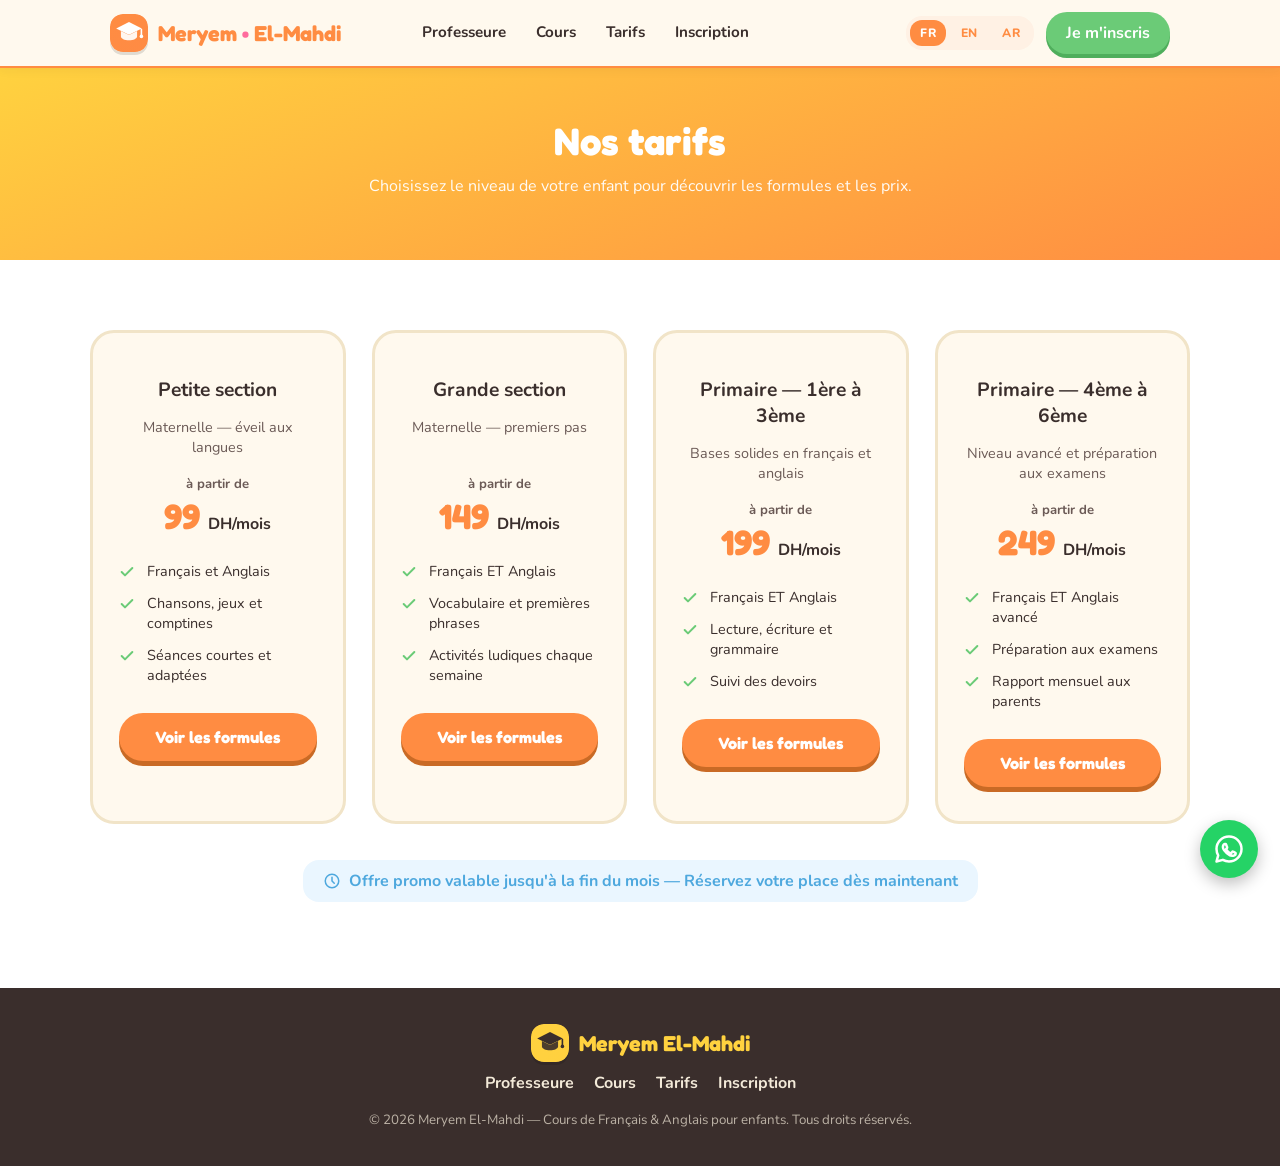
<file: tarifs.html>
<!DOCTYPE html>
<html lang="fr" dir="ltr">
<head>
<meta charset="UTF-8">
<meta name="viewport" content="width=device-width, initial-scale=1.0">
<title>Tarifs — Cours de Français & Anglais pour enfants | Meryem El-Mahdi</title>
<meta name="description" content="Découvrez les tarifs des cours de français et d'anglais pour enfants, de la maternelle au primaire, à partir de 99 DH/mois.">
<meta name="robots" content="index, follow">
<link rel="preconnect" href="https://fonts.googleapis.com">
<link rel="preconnect" href="https://fonts.gstatic.com" crossorigin>
<link href="https://fonts.googleapis.com/css2?family=Fredoka:wght@500;600;700&family=Nunito:wght@400;600;700;800&family=Tajawal:wght@400;500;700;800&display=swap" rel="stylesheet">
<link rel="stylesheet" href="styles.css">
<link rel="icon" type="image/svg+xml" href="data:image/svg+xml,%3Csvg xmlns='http://www.w3.org/2000/svg' viewBox='0 0 40 40'%3E%3Cdefs%3E%3ClinearGradient id='g' x1='0' y1='0' x2='40' y2='40'%3E%3Cstop offset='0' stop-color='%23FF8C42'/%3E%3Cstop offset='1' stop-color='%23FF6B9D'/%3E%3C/linearGradient%3E%3C/defs%3E%3Crect width='40' height='40' rx='13' fill='url(%23g)'/%3E%3Cpath d='M20 8.5L6.5 15.2 20 21.9l13.5-6.7L20 8.5Z' fill='white'/%3E%3Cpath d='M11.5 18v5.6c0 2.2 3.8 4 8.5 4s8.5-1.8 8.5-4V18l-8.5 4.2-8.5-4.2Z' fill='white' fill-opacity='.92'/%3E%3Crect x='32.2' y='15.4' width='1.7' height='7.6' rx='.85' fill='white'/%3E%3Ccircle cx='33.05' cy='23.6' r='1.9' fill='white'/%3E%3C/svg%3E">
</head>
<body>

<header>
  <div class="nav">
    <a href="index.html" class="brand">
      <svg class="logo-badge" viewBox="0 0 40 40" aria-hidden="true">
        <defs>
          <linearGradient id="logoGradHeader" x1="0" y1="0" x2="40" y2="40">
            <stop offset="0" stop-color="#FF8C42"/>
            <stop offset="1" stop-color="#FF6B9D"/>
          </linearGradient>
        </defs>
        <rect width="40" height="40" rx="13" fill="url(#logoGradHeader)"/>
        <path d="M20 8.5L6.5 15.2 20 21.9l13.5-6.7L20 8.5Z" fill="white"/>
        <path d="M11.5 18v5.6c0 2.2 3.8 4 8.5 4s8.5-1.8 8.5-4V18l-8.5 4.2-8.5-4.2Z" fill="white" fill-opacity=".92"/>
        <rect x="32.2" y="15.4" width="1.7" height="7.6" rx=".85" fill="white"/>
        <circle cx="33.05" cy="23.6" r="1.9" fill="white"/>
      </svg>
      <span class="brand-text">Meryem <span class="dot">•</span> El-Mahdi</span>
    </a>

    <nav class="links" id="navLinks">
      <button type="button" class="menu-close" id="menuClose" aria-label="Fermer le menu">
        <svg class="icon" viewBox="0 0 24 24"><path d="M6 6l12 12M18 6L6 18"/></svg>
      </button>
      <a href="about.html" data-i18n="nav.about">Professeure</a>
      <a href="cours.html" data-i18n="nav.courses">Cours</a>
      <a href="tarifs.html" data-i18n="nav.pricing">Tarifs</a>
      <a href="index.html#contact" data-i18n="nav.contact">Inscription</a>
      <a href="index.html#contact" class="nav-cta nav-cta-mobile" data-i18n="nav.cta">Je m'inscris</a>
    </nav>
    <div class="nav-overlay" id="navOverlay"></div>

    <div class="nav-right">
      <div class="lang-switch" role="group" aria-label="Choix de la langue">
        <button type="button" class="lang-btn" data-lang="fr">FR</button>
        <button type="button" class="lang-btn" data-lang="en">EN</button>
        <button type="button" class="lang-btn" data-lang="ar">AR</button>
      </div>
      <a href="index.html#contact" class="nav-cta nav-cta-desktop" data-i18n="nav.cta">Je m'inscris</a>
      <button type="button" class="menu-toggle" id="menuToggle" aria-label="Ouvrir le menu" aria-expanded="false">
        <svg class="icon" viewBox="0 0 24 24"><path d="M3 6h18M3 12h18M3 18h18"/></svg>
      </button>
    </div>
  </div>
</header>

<!-- PAGE HERO -->
<section class="page-hero">
  <div class="section-inner">
    <h1 data-i18n="pricing.title">Nos tarifs</h1>
    <p data-i18n="pricing.subtitle">Choisissez le niveau de votre enfant pour découvrir les formules et les prix.</p>
  </div>
</section>

<!-- PRICING -->
<section class="pricing">
  <div class="section-inner">
    <div class="price-cards price-cards-4">

      <div class="price-card">
        <h4 data-i18n="pricing.card1.name">Petite section</h4>
        <p class="desc" data-i18n="pricing.card1.desc">Maternelle — éveil aux langues</p>
        <div class="price-from">
          <span class="from-label" data-i18n="pricing.from">à partir de</span>
          <div class="price">99 <small>DH<span data-i18n="pricing.per_month">/mois</span></small></div>
        </div>
        <ul>
          <li><svg class="icon" viewBox="0 0 24 24"><path d="M20 6L9 17l-5-5"/></svg><span data-i18n="pricing.card1.li1">Français et Anglais</span></li>
          <li><svg class="icon" viewBox="0 0 24 24"><path d="M20 6L9 17l-5-5"/></svg><span data-i18n="pricing.card1.li2">Chansons, jeux et comptines</span></li>
          <li><svg class="icon" viewBox="0 0 24 24"><path d="M20 6L9 17l-5-5"/></svg><span data-i18n="pricing.card1.li3">Séances courtes et adaptées</span></li>
        </ul>
        <a href="niveau.html?level=petite" class="btn btn-primary" data-i18n="pricing.view">Voir les formules</a>
      </div>

      <div class="price-card">
        <h4 data-i18n="pricing.card2.name">Grande section</h4>
        <p class="desc" data-i18n="pricing.card2.desc">Maternelle — premiers pas</p>
        <div class="price-from">
          <span class="from-label" data-i18n="pricing.from">à partir de</span>
          <div class="price">149 <small>DH<span data-i18n="pricing.per_month">/mois</span></small></div>
        </div>
        <ul>
          <li><svg class="icon" viewBox="0 0 24 24"><path d="M20 6L9 17l-5-5"/></svg><span data-i18n="pricing.card2.li1">Français ET Anglais</span></li>
          <li><svg class="icon" viewBox="0 0 24 24"><path d="M20 6L9 17l-5-5"/></svg><span data-i18n="pricing.card2.li2">Vocabulaire et premières phrases</span></li>
          <li><svg class="icon" viewBox="0 0 24 24"><path d="M20 6L9 17l-5-5"/></svg><span data-i18n="pricing.card2.li3">Activités ludiques chaque semaine</span></li>
        </ul>
        <a href="niveau.html?level=grande" class="btn btn-primary" data-i18n="pricing.view">Voir les formules</a>
      </div>

      <div class="price-card">
        <h4 data-i18n="pricing.card3.name">Primaire — 1ère à 3ème</h4>
        <p class="desc" data-i18n="pricing.card3.desc">Bases solides en français et anglais</p>
        <div class="price-from">
          <span class="from-label" data-i18n="pricing.from">à partir de</span>
          <div class="price">199 <small>DH<span data-i18n="pricing.per_month">/mois</span></small></div>
        </div>
        <ul>
          <li><svg class="icon" viewBox="0 0 24 24"><path d="M20 6L9 17l-5-5"/></svg><span data-i18n="pricing.card3.li1">Français ET Anglais</span></li>
          <li><svg class="icon" viewBox="0 0 24 24"><path d="M20 6L9 17l-5-5"/></svg><span data-i18n="pricing.card3.li2">Lecture, écriture et grammaire</span></li>
          <li><svg class="icon" viewBox="0 0 24 24"><path d="M20 6L9 17l-5-5"/></svg><span data-i18n="pricing.card3.li3">Suivi des devoirs</span></li>
        </ul>
        <a href="niveau.html?level=primaire13" class="btn btn-primary" data-i18n="pricing.view">Voir les formules</a>
      </div>

      <div class="price-card">
        <h4 data-i18n="pricing.card4.name">Primaire — 4ème à 6ème</h4>
        <p class="desc" data-i18n="pricing.card4.desc">Niveau avancé et préparation aux examens</p>
        <div class="price-from">
          <span class="from-label" data-i18n="pricing.from">à partir de</span>
          <div class="price">249 <small>DH<span data-i18n="pricing.per_month">/mois</span></small></div>
        </div>
        <ul>
          <li><svg class="icon" viewBox="0 0 24 24"><path d="M20 6L9 17l-5-5"/></svg><span data-i18n="pricing.card4.li1">Français ET Anglais avancé</span></li>
          <li><svg class="icon" viewBox="0 0 24 24"><path d="M20 6L9 17l-5-5"/></svg><span data-i18n="pricing.card4.li2">Préparation aux examens</span></li>
          <li><svg class="icon" viewBox="0 0 24 24"><path d="M20 6L9 17l-5-5"/></svg><span data-i18n="pricing.card4.li3">Rapport mensuel aux parents</span></li>
        </ul>
        <a href="niveau.html?level=primaire46" class="btn btn-primary" data-i18n="pricing.view">Voir les formules</a>
      </div>

    </div>
    <div class="promo-note-wrap">
      <p class="promo-note">
        <svg class="icon" viewBox="0 0 24 24"><circle cx="12" cy="12" r="9"/><path d="M12 7v5l3 3"/></svg>
        <span data-i18n="pricing.promo">Offre promo valable jusqu'à la fin du mois — Réservez votre place dès maintenant</span>
      </p>
    </div>
  </div>
</section>

<footer>
  <div class="brand">
    <svg class="logo-badge" viewBox="0 0 40 40" aria-hidden="true">
      <defs>
        <linearGradient id="logoGradFooter" x1="0" y1="0" x2="40" y2="40">
          <stop offset="0" stop-color="#FFD23F"/>
          <stop offset="1" stop-color="#FF8C42"/>
        </linearGradient>
      </defs>
      <rect width="40" height="40" rx="13" fill="url(#logoGradFooter)"/>
      <path d="M20 8.5L6.5 15.2 20 21.9l13.5-6.7L20 8.5Z" fill="#3A2E2C"/>
      <path d="M11.5 18v5.6c0 2.2 3.8 4 8.5 4s8.5-1.8 8.5-4V18l-8.5 4.2-8.5-4.2Z" fill="#3A2E2C" fill-opacity=".9"/>
      <rect x="32.2" y="15.4" width="1.7" height="7.6" rx=".85" fill="#3A2E2C"/>
      <circle cx="33.05" cy="23.6" r="1.9" fill="#3A2E2C"/>
    </svg>
    Meryem El-Mahdi
  </div>
  <div class="foot-links">
    <a href="about.html" data-i18n="nav.about">Professeure</a>
    <a href="cours.html" data-i18n="nav.courses">Cours</a>
    <a href="tarifs.html" data-i18n="nav.pricing">Tarifs</a>
    <a href="index.html#contact" data-i18n="nav.contact">Inscription</a>
  </div>
  <small data-i18n="footer.copyright">© 2026 Meryem El-Mahdi — Cours de Français & Anglais pour enfants. Tous droits réservés.</small>
</footer>

<a href="https://wa.me/212600000000?text=Bonjour%2C+je+souhaite+des+informations+sur+les+cours" class="whatsapp-float" target="_blank" rel="noopener" aria-label="Contacter sur WhatsApp">
  <svg class="icon" viewBox="0 0 24 24" fill="currentColor" stroke="none"><path d="M12 2C6.48 2 2 6.48 2 12c0 1.85.5 3.58 1.35 5.06L2 22l5.05-1.32A9.94 9.94 0 0012 22c5.52 0 10-4.48 10-10S17.52 2 12 2zm5.2 14.2c-.22.62-1.28 1.18-1.77 1.24-.45.06-.98.08-1.58-.1-.36-.11-.83-.27-1.43-.53-2.52-1.09-4.16-3.62-4.29-3.79-.13-.17-1.02-1.36-1.02-2.6 0-1.23.65-1.84.88-2.09.22-.24.49-.3.65-.3.16 0 .33 0 .47.01.15.01.36-.06.56.43.22.53.74 1.85.81 1.98.06.13.1.28.02.45-.08.17-.13.28-.25.43-.13.15-.27.34-.38.46-.13.13-.26.27-.11.53.15.26.66 1.09 1.42 1.77.98.87 1.8 1.14 2.06 1.27.26.13.41.11.56-.06.15-.17.64-.75.81-1.01.17-.26.34-.21.56-.13.22.08 1.42.67 1.66.79.24.13.4.19.46.29.06.11.06.62-.16 1.24z"/></svg>
</a>
<script src="script.js" defer></script>
</body>
</html>
</file>
<file: styles.css>
:root{
  --cream:#FFF9EE;
  --orange:#FF8C42;
  --yellow:#FFD23F;
  --sky:#4EA8DE;
  --green:#6BCB77;
  --pink:#FF6B9D;
  --ink:#3A2E2C;
  --red:#E84855;
}
*{box-sizing:border-box;}
html{scroll-behavior:smooth;}
body{
  margin:0;
  background:var(--cream);
  color:var(--ink);
  font-family:'Nunito',sans-serif;
  overflow-x:hidden;
}
h1,h2,h3,.brand,.btn,.badge,.price{font-family:'Fredoka',sans-serif;}
a{text-decoration:none;color:inherit;}
svg.icon{width:1em;height:1em;stroke:currentColor;fill:none;stroke-width:2;stroke-linecap:round;stroke-linejoin:round;vertical-align:-0.15em;flex-shrink:0;}

/* ---------- ARABIC / RTL ---------- */
html[dir="rtl"] body,
html[dir="rtl"] h1,
html[dir="rtl"] h2,
html[dir="rtl"] h3,
html[dir="rtl"] .btn,
html[dir="rtl"] .badge,
html[dir="rtl"] .price,
html[dir="rtl"] input,
html[dir="rtl"] select,
html[dir="rtl"] textarea{
  font-family:'Tajawal',sans-serif;
}
html[dir="rtl"] .price-card ul li{padding:6px 28px 6px 0;}
html[dir="rtl"] .price-card ul li svg.icon{left:auto;right:0;}
html[dir="rtl"] .old-price{direction:ltr;display:inline-block;}
html[dir="rtl"] .price{direction:ltr;}
html[dir="rtl"] .eyebrow{transform:rotate(3deg);}

/* ---------- NAV ---------- */
header{
  position:sticky;top:0;z-index:50;
  background:rgba(255,249,238,.97);
  backdrop-filter:blur(6px);
  border-bottom:2px solid var(--orange);
  box-shadow:0 2px 10px rgba(58,46,44,.06);
}
.nav{
  max-width:1100px;margin:0 auto;padding:12px 20px;
  display:flex;align-items:center;justify-content:space-between;
  gap:14px;
}
.brand{
  font-size:1.35rem;font-weight:700;color:var(--orange);
  display:flex;align-items:center;gap:10px;
  min-width:0;flex-shrink:1;
}
.logo-badge{width:38px;height:38px;flex-shrink:0;box-shadow:0 3px 0 rgba(0,0,0,.12);border-radius:13px;}
.brand-text{white-space:nowrap;overflow:hidden;text-overflow:ellipsis;min-width:0;}
.brand span.dot{color:var(--pink);}

nav.links{display:flex;align-items:center;gap:22px;font-weight:700;font-size:.95rem;}
nav.links a{padding:6px 4px;border-bottom:3px solid transparent;transition:.2s;}
nav.links a:hover{border-color:var(--yellow);color:var(--orange);}
.nav-cta-mobile{display:none;}

.nav-right{display:flex;align-items:center;gap:12px;flex-shrink:0;}

.lang-switch{display:flex;gap:5px;background:#fff1e4;padding:4px;border-radius:16px;}
.lang-btn{
  border:none;background:transparent;color:var(--orange);
  padding:5px 10px;border-radius:12px;font-weight:800;font-size:.76rem;
  cursor:pointer;font-family:'Nunito',sans-serif;letter-spacing:.02em;
  transition:.15s;
}
.lang-btn:hover{background:#ffe2c8;}
.lang-btn.active{background:var(--orange);color:white;}

.nav-cta{
  background:var(--green);color:white;padding:10px 20px;border-radius:30px;
  font-weight:700;box-shadow:0 4px 0 #4fae5c;white-space:nowrap;
}
.nav-cta:hover{transform:translateY(2px);box-shadow:0 2px 0 #4fae5c;}

.menu-toggle{
  display:none;align-items:center;justify-content:center;
  width:40px;height:40px;border-radius:11px;border:none;
  background:var(--orange);color:white;cursor:pointer;flex-shrink:0;
}
.menu-toggle svg.icon{width:19px;height:19px;stroke-width:2.6;}

/* ---------- HERO ---------- */
.hero{
  position:relative;
  max-width:1100px;margin:0 auto;
  padding:70px 20px 110px;
  display:flex;align-items:center;gap:40px;flex-wrap:wrap;
  overflow:hidden;
}
.hero-text{flex:1 1 420px;position:relative;z-index:3;}
.eyebrow{
  display:inline-flex;align-items:center;gap:8px;background:var(--yellow);color:var(--ink);
  padding:6px 16px;border-radius:20px;font-weight:700;font-size:.85rem;
  margin-bottom:16px;transform:rotate(-3deg);
  box-shadow:0 3px 0 #e0b400;
}
.eyebrow svg.icon{width:16px;height:16px;}
.hero h1{
  font-size:clamp(1.7rem, 4.6vw, 2.6rem);line-height:1.18;margin:0 0 18px;color:var(--ink);
}
.hero h1 .hl1{color:var(--orange);}
.hero h1 .hl2{color:var(--sky);}
.hero p.lead{font-size:1.05rem;line-height:1.6;max-width:520px;margin-bottom:26px;}
.hero-buttons{display:flex;gap:16px;flex-wrap:wrap;}
.btn{
  display:inline-flex;align-items:center;gap:8px;font-weight:700;padding:14px 28px;border-radius:40px;
  font-size:1.02rem;border:none;cursor:pointer;transition:transform .15s;
}
.btn-primary{background:var(--orange);color:white;box-shadow:0 5px 0 #c96a25;}
.btn-primary:hover{transform:translateY(3px);box-shadow:0 2px 0 #c96a25;}
.btn-secondary{background:white;color:var(--ink);border:3px solid var(--sky);box-shadow:0 5px 0 #3789bb;}
.btn-secondary:hover{transform:translateY(3px);box-shadow:0 2px 0 #3789bb;}

.hero-visual{
  flex:1 1 320px;position:relative;min-height:340px;z-index:2;
}
.block{
  position:absolute;width:78px;height:78px;border-radius:18px;
  display:flex;align-items:center;justify-content:center;
  font-size:2.1rem;font-weight:700;color:white;
  box-shadow:0 8px 0 rgba(0,0,0,.15);
  animation:bob 4s ease-in-out infinite;
}
.block.b1{background:var(--orange);top:10px;left:40px;animation-delay:0s;}
.block.b2{background:var(--sky);top:100px;left:180px;animation-delay:.6s;}
.block.b3{background:var(--pink);top:210px;left:20px;animation-delay:1.1s;}
.block.b4{background:var(--green);top:190px;left:230px;animation-delay:1.7s;}
.block.b5{background:var(--yellow);color:var(--ink);top:60px;left:250px;animation-delay:.3s;box-shadow:0 8px 0 rgba(0,0,0,.1);}
.block svg.icon{width:34px;height:34px;stroke-width:2.4;}
@keyframes bob{
  0%,100%{transform:translateY(0) rotate(0deg);}
  50%{transform:translateY(-16px) rotate(6deg);}
}
.star-deco{position:absolute;color:var(--yellow);opacity:.9;animation:twinkle 2.4s ease-in-out infinite;}
.star-deco svg.icon{width:22px;height:22px;fill:currentColor;stroke:none;}
@keyframes twinkle{0%,100%{opacity:.25;transform:scale(.8);}50%{opacity:1;transform:scale(1.15);}}

.wave{display:block;width:100%;line-height:0;margin-top:-6px;}

/* ---------- SECTION GENERIC ---------- */
section{padding:70px 20px;}
.section-inner{max-width:1100px;margin:0 auto;}
.section-title{text-align:center;margin-bottom:10px;font-size:clamp(1.6rem, 4vw, 2.1rem);}
.section-sub{text-align:center;color:#6b5a56;max-width:560px;margin:0 auto 46px;font-size:1.02rem;}

/* ---------- ABOUT ---------- */
.about{background:white;}
.about-wrap{display:flex;gap:44px;align-items:center;flex-wrap:wrap;}
.avatar{
  flex:0 0 200px;width:200px;height:200px;border-radius:50%;
  background:linear-gradient(135deg,var(--sky),var(--green));
  display:flex;align-items:center;justify-content:center;
  font-size:4.2rem;color:white;font-family:'Fredoka';font-weight:700;
  box-shadow:0 10px 0 rgba(0,0,0,.08);
  border:6px solid var(--yellow);
  margin:0 auto;
}
.about-content{flex:1 1 400px;}
.about-content h3{color:var(--orange);font-size:1.6rem;margin-bottom:6px;}
.about-tag{color:var(--sky);font-weight:700;margin-bottom:14px;display:block;}
.about-content p{line-height:1.7;font-size:1.02rem;}
.tags{display:flex;gap:10px;flex-wrap:wrap;margin-top:18px;}
.tag{display:inline-flex;align-items:center;gap:8px;background:var(--cream);border:2px solid var(--yellow);padding:6px 14px;border-radius:20px;font-weight:700;font-size:.88rem;}
.tag svg.icon{width:16px;height:16px;color:var(--orange);}

/* ---------- COURSES ---------- */
.courses{background:var(--cream);}
.cards{display:grid;grid-template-columns:repeat(auto-fit,minmax(230px,1fr));gap:26px;}
.card{
  background:white;border-radius:22px;padding:28px 24px;text-align:center;
  box-shadow:0 8px 0 rgba(0,0,0,.06);border:3px solid transparent;
  transition:transform .2s, border-color .2s;
}
.card:hover{transform:translateY(-6px);border-color:var(--yellow);}
.card .icon-circle{
  width:64px;height:64px;border-radius:50%;margin:0 auto 16px;
  display:flex;align-items:center;justify-content:center;color:white;
}
.card .icon-circle svg.icon{width:30px;height:30px;}
.card:nth-child(1) .icon-circle{background:var(--orange);}
.card:nth-child(2) .icon-circle{background:var(--sky);}
.card:nth-child(3) .icon-circle{background:var(--green);}
.card:nth-child(4) .icon-circle{background:var(--pink);}
.card h4{margin:0 0 8px;font-size:1.15rem;font-family:'Fredoka';}
.card p{color:#6b5a56;font-size:.94rem;line-height:1.5;margin:0;}

/* ---------- PRICING ---------- */
.pricing{background:white;}
.price-cards{display:grid;grid-template-columns:repeat(auto-fit,minmax(250px,1fr));gap:26px;}
.price-cards-4{grid-template-columns:repeat(auto-fit,minmax(220px,1fr));}
@media (min-width:1000px){
  .price-cards-4{grid-template-columns:repeat(4,1fr);}
}
.price-card{
  position:relative;border-radius:24px;padding:34px 26px;background:var(--cream);
  border:3px solid #f1e4c8;text-align:center;
  transition:transform .2s;
}
.price-card:hover{transform:translateY(-6px);}
.price-card.featured{
  background:linear-gradient(160deg,#fff, #fff6df);
  border:3px solid var(--yellow);
}
@media (min-width:1000px){
  .price-card.featured{transform:scale(1.05);}
  .price-card.featured:hover{transform:scale(1.05) translateY(-6px);}
}
.badge{
  position:absolute;top:-14px;left:50%;transform:translateX(-50%);
  background:var(--red);color:white;padding:6px 18px;border-radius:20px;
  font-size:.85rem;font-weight:700;box-shadow:0 3px 0 #a9222c;
  display:inline-flex;align-items:center;gap:6px;white-space:nowrap;
}
.badge svg.icon{width:14px;height:14px;}
.price-card h4{font-size:1.2rem;margin:10px 0 4px;}
.price-card .desc{color:#6b5a56;font-size:.9rem;margin-bottom:18px;min-height:40px;}
.old-price{color:var(--red);text-decoration:line-through;font-size:1.1rem;font-weight:700;opacity:.85;}
.price{font-size:2.2rem;color:var(--orange);font-weight:700;margin:2px 0 4px;}
.price small{font-size:1rem;color:var(--ink);font-family:'Nunito';}
.save{color:var(--green);font-weight:800;font-size:.88rem;margin-bottom:16px;display:block;}
.price-from{margin-bottom:18px;}
.from-label{display:block;font-size:.82rem;color:#6b5a56;font-weight:700;margin-bottom:2px;}

/* ---------- REVIEWS ---------- */
.reviews{background:var(--cream);}
.review-cards{display:grid;grid-template-columns:repeat(auto-fit,minmax(240px,1fr));gap:24px;}
.review-card{
  background:white;border-radius:22px;padding:26px 24px;
  box-shadow:0 8px 0 rgba(0,0,0,.05);border:3px solid transparent;
}
.stars{display:flex;gap:3px;color:var(--yellow);margin-bottom:14px;}
.stars svg.icon{width:18px;height:18px;}
.review-text{font-size:.98rem;line-height:1.6;color:var(--ink);margin:0 0 14px;font-style:italic;}
.review-author{font-weight:700;font-size:.88rem;color:var(--orange);margin:0;}

/* ---------- LEVEL PAGE ---------- */
.level-hero{
  background:linear-gradient(160deg,var(--yellow) 0%, var(--orange) 100%);
  color:white;padding:50px 20px 60px;text-align:center;
}
.level-back{
  display:inline-flex;align-items:center;gap:6px;color:white;font-weight:700;
  background:rgba(255,255,255,.2);padding:8px 16px;border-radius:20px;font-size:.9rem;
  margin-bottom:22px;transition:.15s;
}
.level-back:hover{background:rgba(255,255,255,.32);}
html[dir="rtl"] .level-back svg.icon{transform:scaleX(-1);}
.level-hero h1{font-size:clamp(1.8rem,5vw,2.4rem);margin:0 0 10px;}
.level-subtitle{font-weight:700;font-size:1.05rem;opacity:.95;margin:0 0 14px;}
.level-desc{max-width:560px;margin:0 auto;line-height:1.6;opacity:.95;}

.price-cards-3{grid-template-columns:repeat(auto-fit,minmax(240px,1fr));}
@media (min-width:900px){
  .price-cards-3{grid-template-columns:repeat(3,1fr);}
}

.level-cta{background:var(--cream);text-align:center;}
.level-cta-btn-wrap{display:flex;justify-content:center;}

/* ---------- WHATSAPP FLOATING BUTTON ---------- */
.whatsapp-float{
  position:fixed;bottom:22px;right:22px;z-index:70;
  width:58px;height:58px;border-radius:50%;
  background:#25D366;color:white;
  display:flex;align-items:center;justify-content:center;
  box-shadow:0 6px 16px rgba(0,0,0,.25);
  transition:transform .2s;
}
.whatsapp-float:hover{transform:scale(1.08);}
.whatsapp-float svg.icon{width:30px;height:30px;}
html[dir="rtl"] .whatsapp-float{right:auto;left:22px;}

.contact-phone{
  display:flex;align-items:center;justify-content:center;gap:10px;
  margin-top:22px;font-weight:700;color:white;flex-wrap:wrap;
}
.contact-phone a{
  display:inline-flex;align-items:center;gap:8px;
  background:rgba(255,255,255,.18);padding:9px 18px;border-radius:24px;
  transition:.15s;
}
.contact-phone a:hover{background:rgba(255,255,255,.3);}
.contact-phone svg.icon{width:17px;height:17px;}
.page-hero{
  background:linear-gradient(160deg,var(--yellow) 0%, var(--orange) 100%);
  color:white;padding:50px 20px 60px;text-align:center;
}
.page-hero h1{font-size:clamp(1.8rem,5vw,2.4rem);margin:0 0 10px;}
.page-hero p{max-width:560px;margin:0 auto;opacity:.95;line-height:1.6;}

/* ---------- ABOUT PAGE ---------- */
.about-page-hero{background:white;padding-top:60px;}
.about-page-hero .eyebrow{
  background:var(--yellow);transform:none;margin-bottom:14px;
}
.about-page-hero h1{font-size:clamp(1.7rem,4.5vw,2.3rem);color:var(--ink);margin:0 0 10px;}
.avatar-lg{flex:0 0 220px;width:220px;height:220px;font-size:4.6rem;}
.about-link{margin-top:8px;}

/* ---------- CERTIFICATES ---------- */
.certs{background:var(--cream);}
.cert-grid{display:grid;grid-template-columns:repeat(auto-fit,minmax(200px,1fr));gap:24px;}
.cert-card{margin:0;background:white;border-radius:20px;padding:14px;box-shadow:0 8px 0 rgba(0,0,0,.05);border:3px solid transparent;transition:.2s;}
.cert-card:hover{transform:translateY(-6px);border-color:var(--yellow);}
.cert-image-placeholder{
  aspect-ratio:4/3;border-radius:14px;
  background:repeating-linear-gradient(135deg, #fff6df, #fff6df 10px, #fdf0d0 10px, #fdf0d0 20px);
  border:2px dashed var(--orange);
  display:flex;flex-direction:column;align-items:center;justify-content:center;
  gap:8px;color:var(--orange);text-align:center;padding:10px;
}
.cert-image-placeholder svg.icon{width:34px;height:34px;stroke-width:1.6;}
.cert-image-placeholder span{font-size:.8rem;font-weight:700;max-width:140px;}
.cert-card figcaption{text-align:center;font-weight:700;margin-top:10px;font-size:.95rem;color:var(--ink);}
.cert-card img{width:100%;aspect-ratio:4/3;object-fit:cover;border-radius:14px;display:block;}

.price-card ul{list-style:none;padding:0;margin:0 0 22px;text-align:left;font-size:.9rem;}
.price-card ul li{padding:6px 0 6px 28px;position:relative;}
.price-card ul li svg.icon{position:absolute;left:0;top:9px;width:16px;height:16px;color:var(--green);stroke-width:3;}
.price-card .btn{width:100%;justify-content:center;}

.promo-note-wrap{text-align:center;}
.promo-note{
  display:inline-flex;align-items:center;gap:8px;text-align:center;margin-top:36px;font-weight:700;color:var(--sky);
  background:#eaf6ff;padding:10px 20px;border-radius:16px;
}
.promo-note svg.icon{width:18px;height:18px;}

/* ---------- FORM ---------- */
.contact{background:var(--sky);position:relative;overflow:hidden;color:white;}
.contact .section-title, .contact .section-sub{color:white;}
.contact .section-sub{color:#eaf6ff;}
.form-box{
  max-width:640px;margin:0 auto;background:white;border-radius:26px;padding:38px 34px;
  box-shadow:0 14px 0 rgba(0,0,0,.08);color:var(--ink);
}
.form-row{display:flex;gap:16px;flex-wrap:wrap;margin-bottom:16px;}
.form-group{flex:1 1 220px;display:flex;flex-direction:column;}
.form-group.full{flex:1 1 100%;}
label{font-weight:700;margin-bottom:6px;font-size:.92rem;}
input,select,textarea{
  padding:13px 14px;border:2px solid #eee0c2;border-radius:12px;font-family:'Nunito';
  font-size:1rem;background:var(--cream);width:100%;
}
input:focus,select:focus,textarea:focus{outline:3px solid var(--yellow);border-color:var(--orange);}
textarea{resize:vertical;min-height:90px;}
.form-submit{
  width:100%;margin-top:10px;background:var(--green);color:white;border:none;
  padding:16px;border-radius:30px;font-family:'Fredoka';font-weight:700;font-size:1.08rem;
  cursor:pointer;box-shadow:0 5px 0 #4fae5c;transition:transform .15s;
  display:flex;align-items:center;justify-content:center;gap:10px;
}
.form-submit:hover{transform:translateY(3px);box-shadow:0 2px 0 #4fae5c;}
.form-note{font-size:.82rem;color:#8a7a75;text-align:center;margin-top:14px;}
.form-success{display:none;align-items:center;justify-content:center;gap:8px;text-align:center;font-weight:700;color:var(--green);margin-top:14px;}
.form-success svg.icon{width:18px;height:18px;}

/* ---------- FOOTER ---------- */
footer{
  background:var(--ink);color:#f3ead9;padding:36px 20px;text-align:center;
}
footer .brand{color:var(--yellow);justify-content:center;margin-bottom:10px;}
footer .logo-badge{width:38px;height:38px;}
footer .foot-links{display:flex;justify-content:center;gap:20px;margin-bottom:14px;font-weight:700;flex-wrap:wrap;}
footer small{opacity:.7;}

/* =========================================================
   RESPONSIVE / MOBILE
   ========================================================= */
@media (max-width: 860px){
  nav.links{
    position:fixed;top:0;right:0;
    height:100vh;width:min(78vw, 300px);
    background:white;
    flex-direction:column;align-items:flex-start;
    justify-content:flex-start;
    gap:6px;
    padding:90px 26px 26px;
    box-shadow:-8px 0 24px rgba(0,0,0,.12);
    transform:translateX(100%);
    transition:transform .25s ease;
    z-index:60;
  }
  html[dir="rtl"] nav.links{right:auto;left:0;transform:translateX(-100%);box-shadow:8px 0 24px rgba(0,0,0,.12);}
  nav.links.open{transform:translateX(0);}
  nav.links a{width:100%;padding:12px 6px;font-size:1.05rem;border-bottom:1px solid #f1e4c8;}
  .nav-cta-desktop{display:none;}
  .nav-cta-mobile{display:block;margin-top:14px;text-align:center;}
  .menu-toggle{display:flex;}

  .menu-close{
    display:flex;align-items:center;justify-content:center;
    position:absolute;top:20px;right:20px;
    width:38px;height:38px;border-radius:10px;border:none;
    background:var(--cream);color:var(--ink);cursor:pointer;
  }
  html[dir="rtl"] .menu-close{right:auto;left:20px;}
  .menu-close svg.icon{width:18px;height:18px;stroke-width:2.4;}

  .nav-overlay{
    position:fixed;inset:0;background:rgba(58,46,44,.35);
    opacity:0;pointer-events:none;transition:opacity .25s ease;z-index:55;
  }
  .nav-overlay.open{opacity:1;pointer-events:auto;}
}

@media (min-width:861px){
  .menu-close{display:none;}
}

@media (min-width: 861px){
  nav.links.open{}
}

@media (max-width: 640px){
  .hero{padding:44px 18px 70px;flex-direction:column;text-align:center;}
  .hero-text{text-align:center;}
  .hero p.lead{margin-left:auto;margin-right:auto;}
  .hero-buttons{justify-content:center;}
  .hero-visual{min-height:220px;width:100%;max-width:340px;transform:scale(.82);margin-top:-10px;}
  section{padding:52px 16px;}
  .section-sub{margin-bottom:32px;}
  .about-wrap{flex-direction:column;text-align:center;}
  .about-content{text-align:center;}
  .tags{justify-content:center;}
  .price-card.featured{transform:none;order:-1;}
  .price-card.featured:hover{transform:translateY(-6px);}
  .form-box{padding:28px 20px;}
  .btn{width:100%;justify-content:center;}
  .hero-buttons{flex-direction:column;}
  .brand{font-size:1.15rem;}
  .brand-text{max-width:44vw;}
  .logo-badge{width:32px;height:32px;}
  .lang-switch{gap:4px;}
  .lang-btn{padding:5px 9px;font-size:.72rem;}
}

@media (max-width:380px){
  .hero-visual{transform:scale(.68);}
}

@media (prefers-reduced-motion: reduce){
  .block,.star-deco{animation:none;}
  nav.links{transition:none;}
}
</file>
